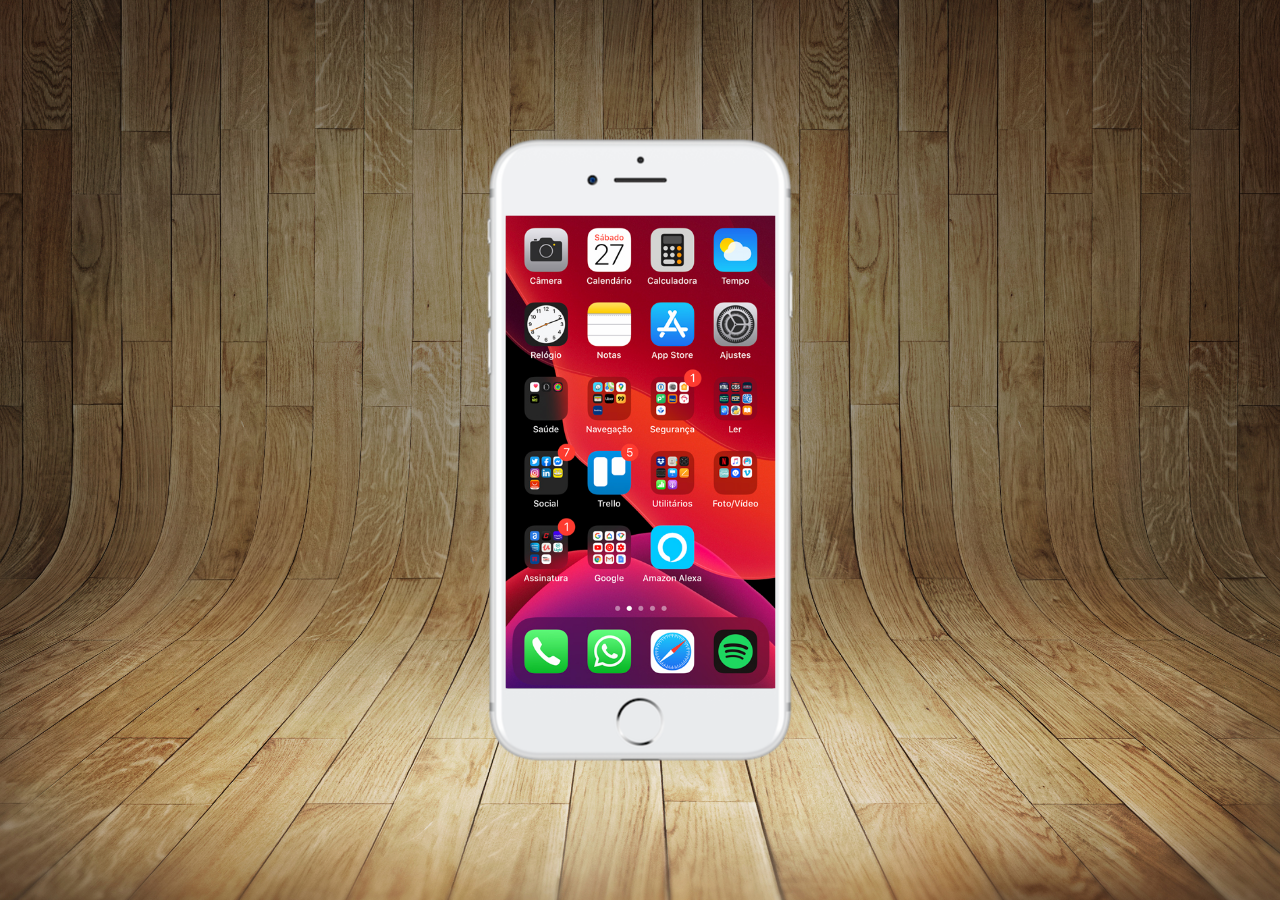
<file: index.html>
<!DOCTYPE html>
<html lang="pt-br">
<head>
    <meta charset="UTF-8">
    <meta name="viewport" content="width=device-width, initial-scale=1.0">
    <title>Projeto redes sociais</title>
    <link rel="shortcut icon" href="favicon.ico" type="image/x-icon">
    <link rel="stylesheet" href="estilos/style.css">
</head>
<body>
    <main>
        <section id="telefone">
            <iframe id="tela" name="tela" src="home.html" frameborder="0"></iframe>
        </section>
        <section id="redes-sociais">

        </section>
    </main>
</body>
</html>
</file>
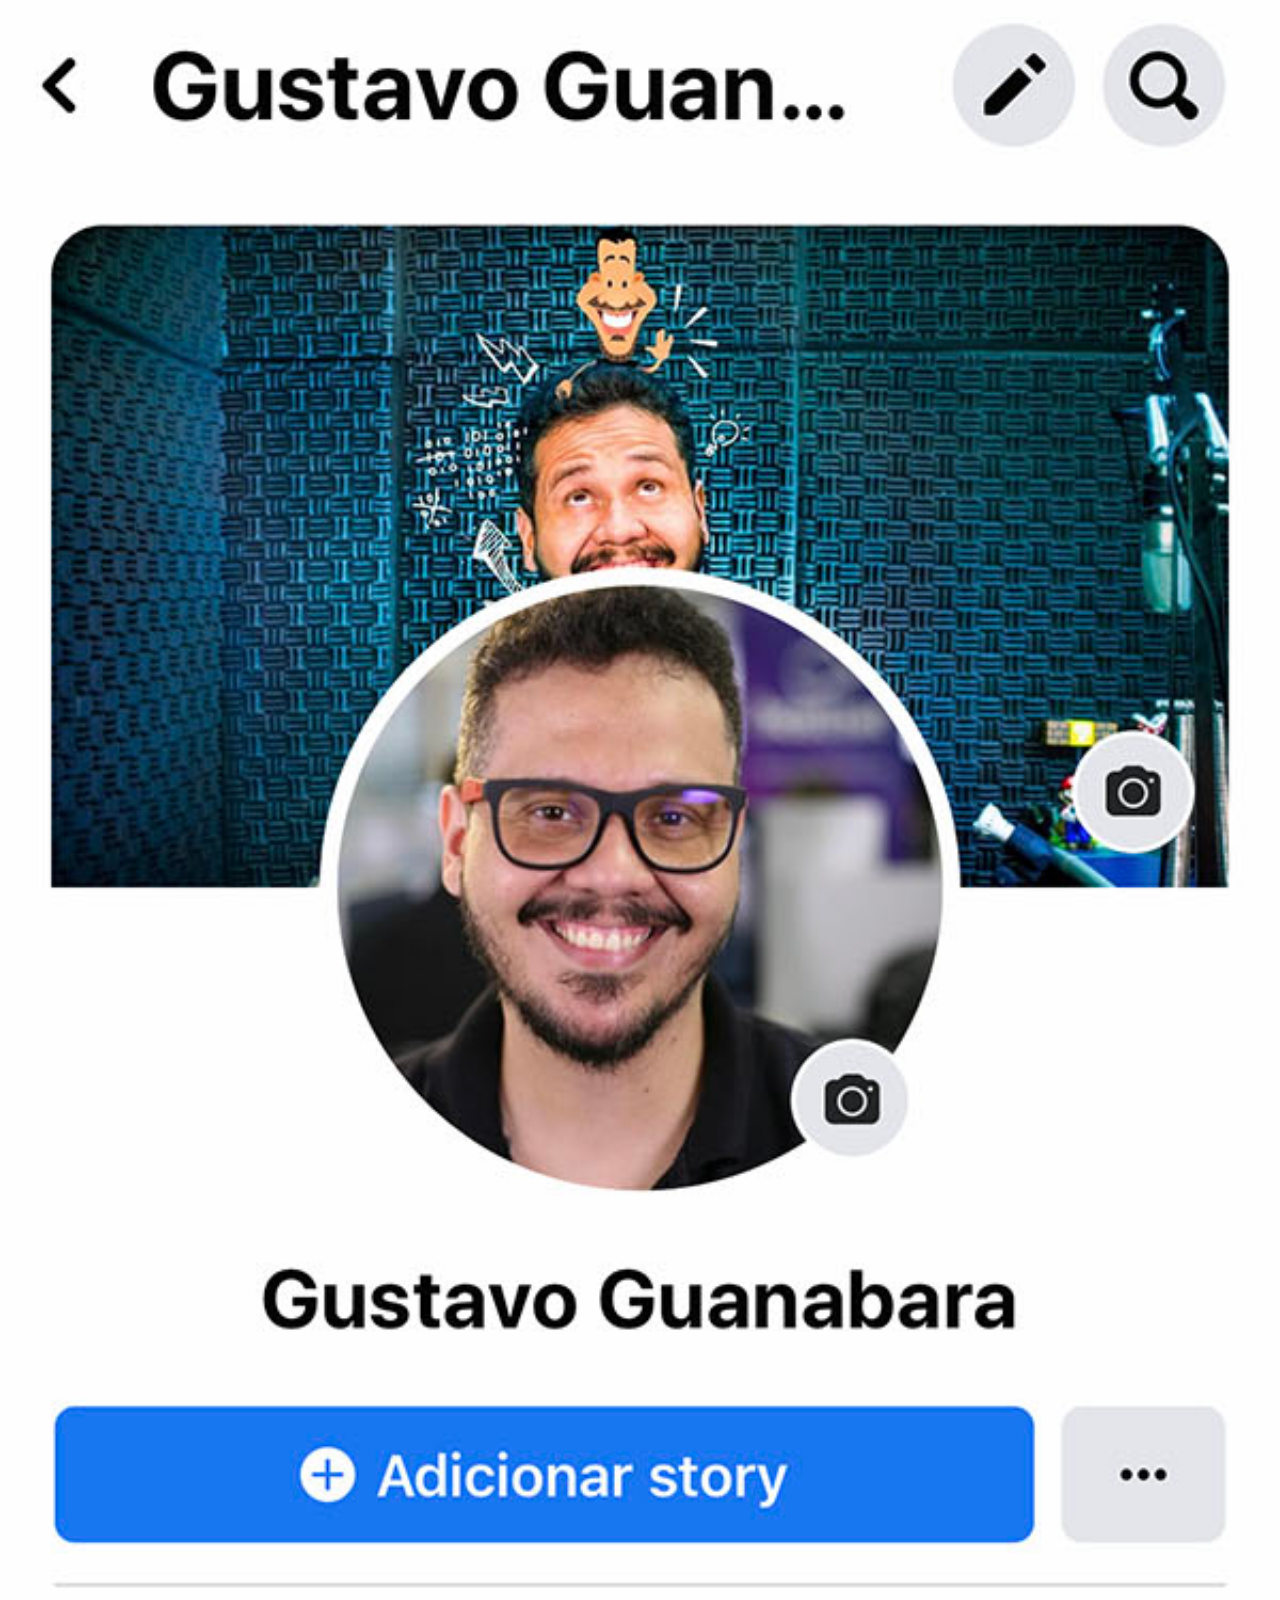
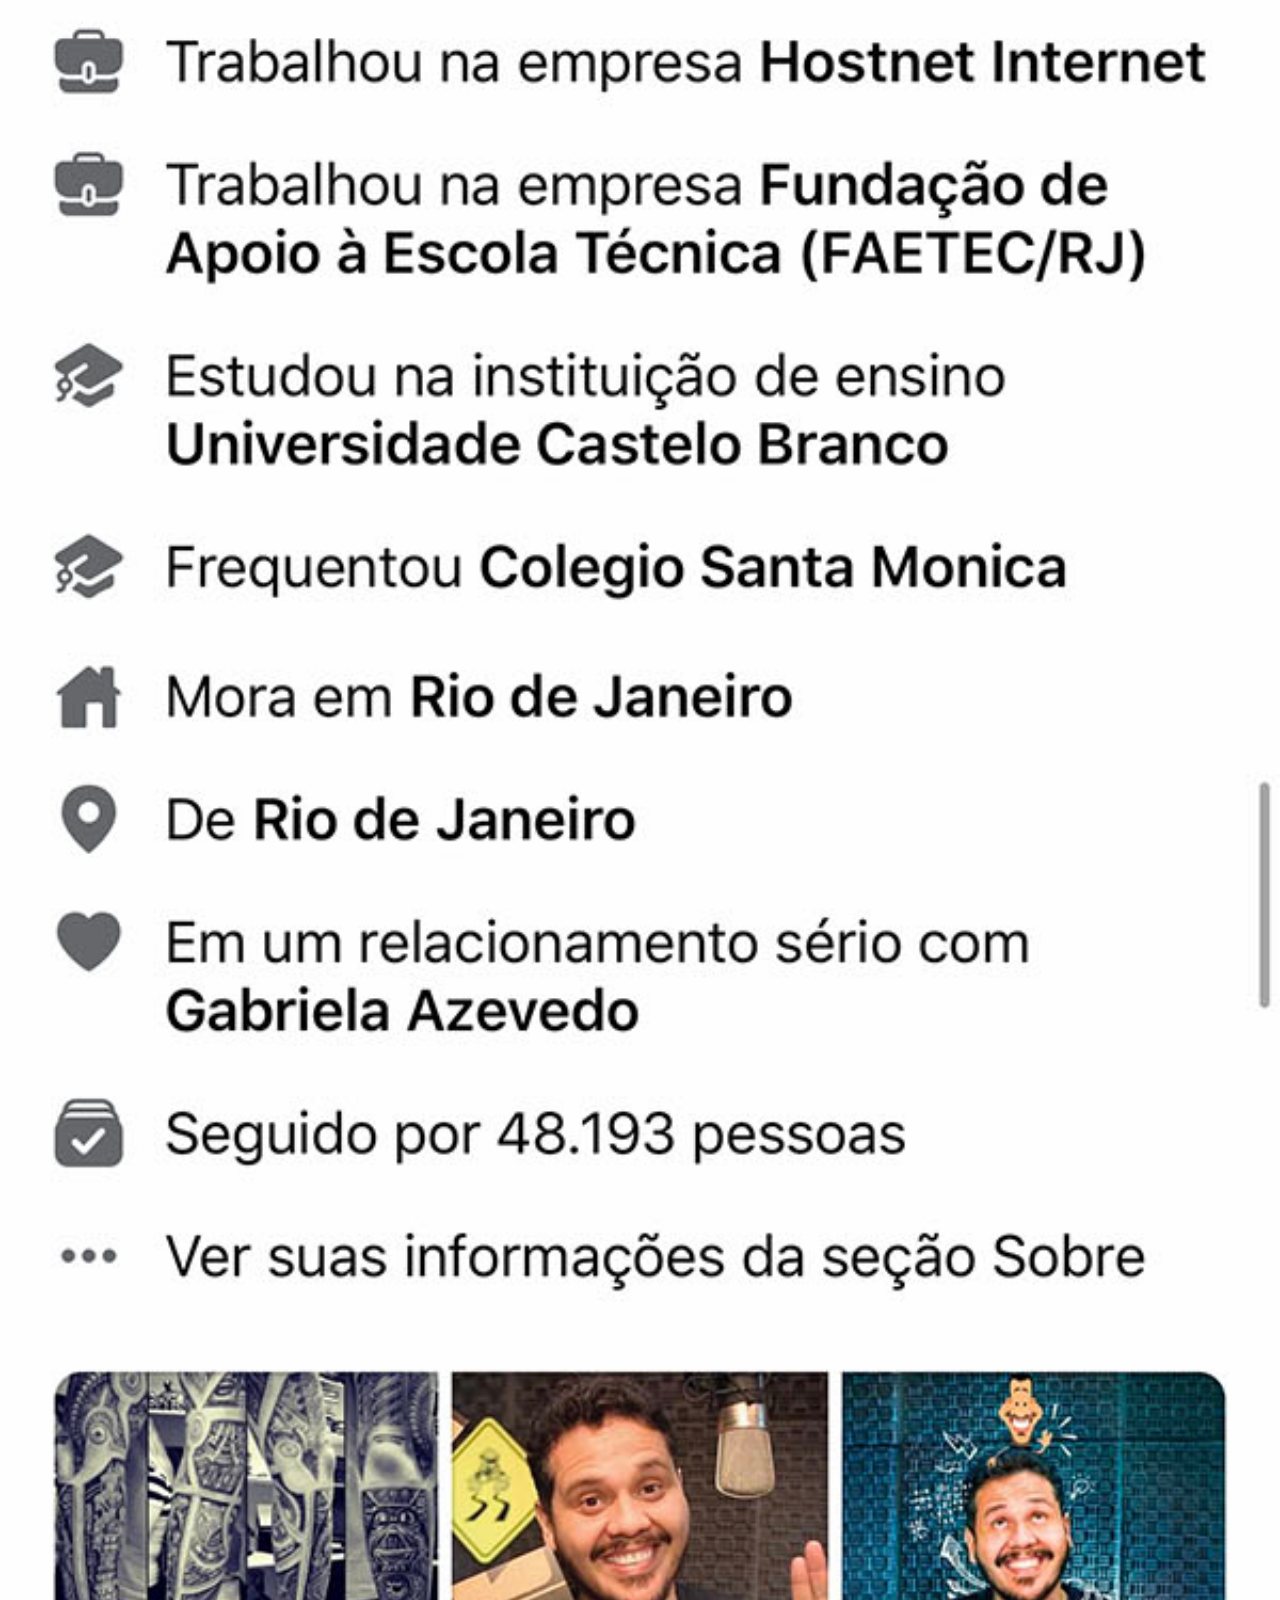
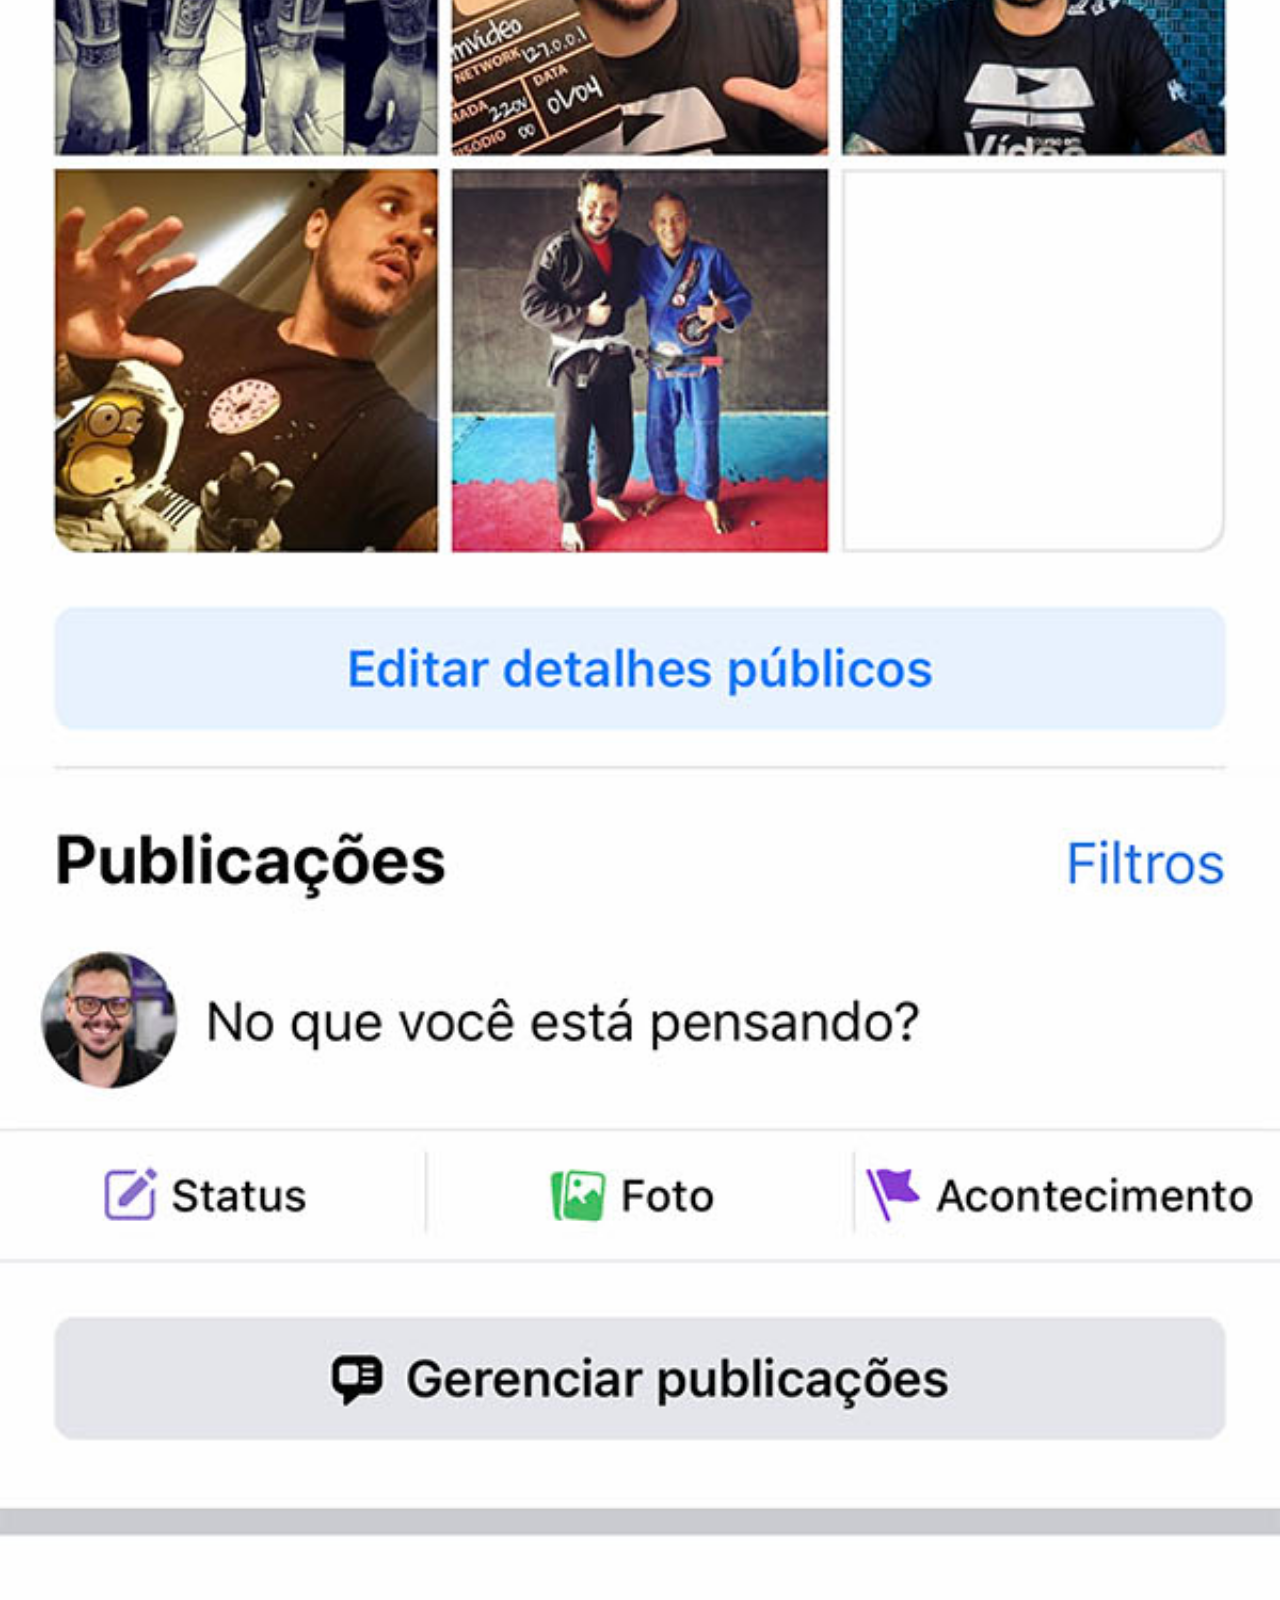
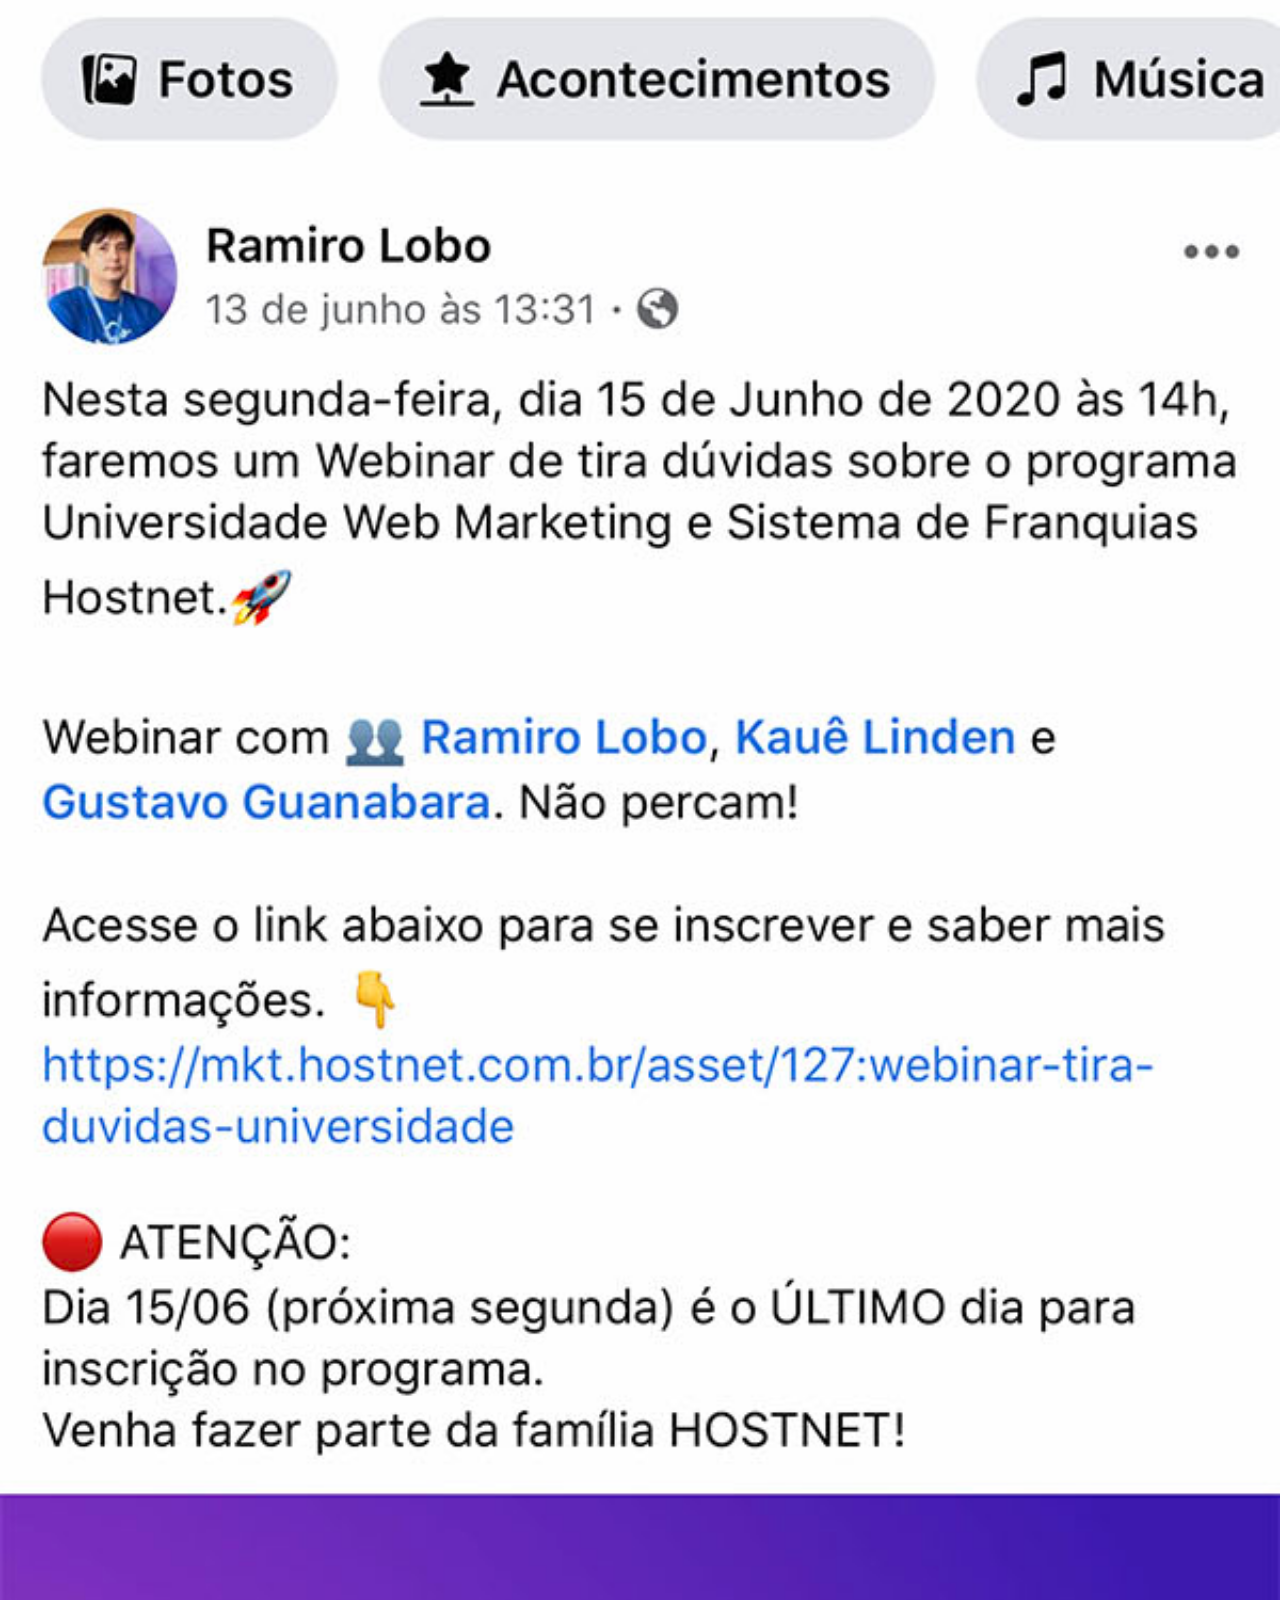
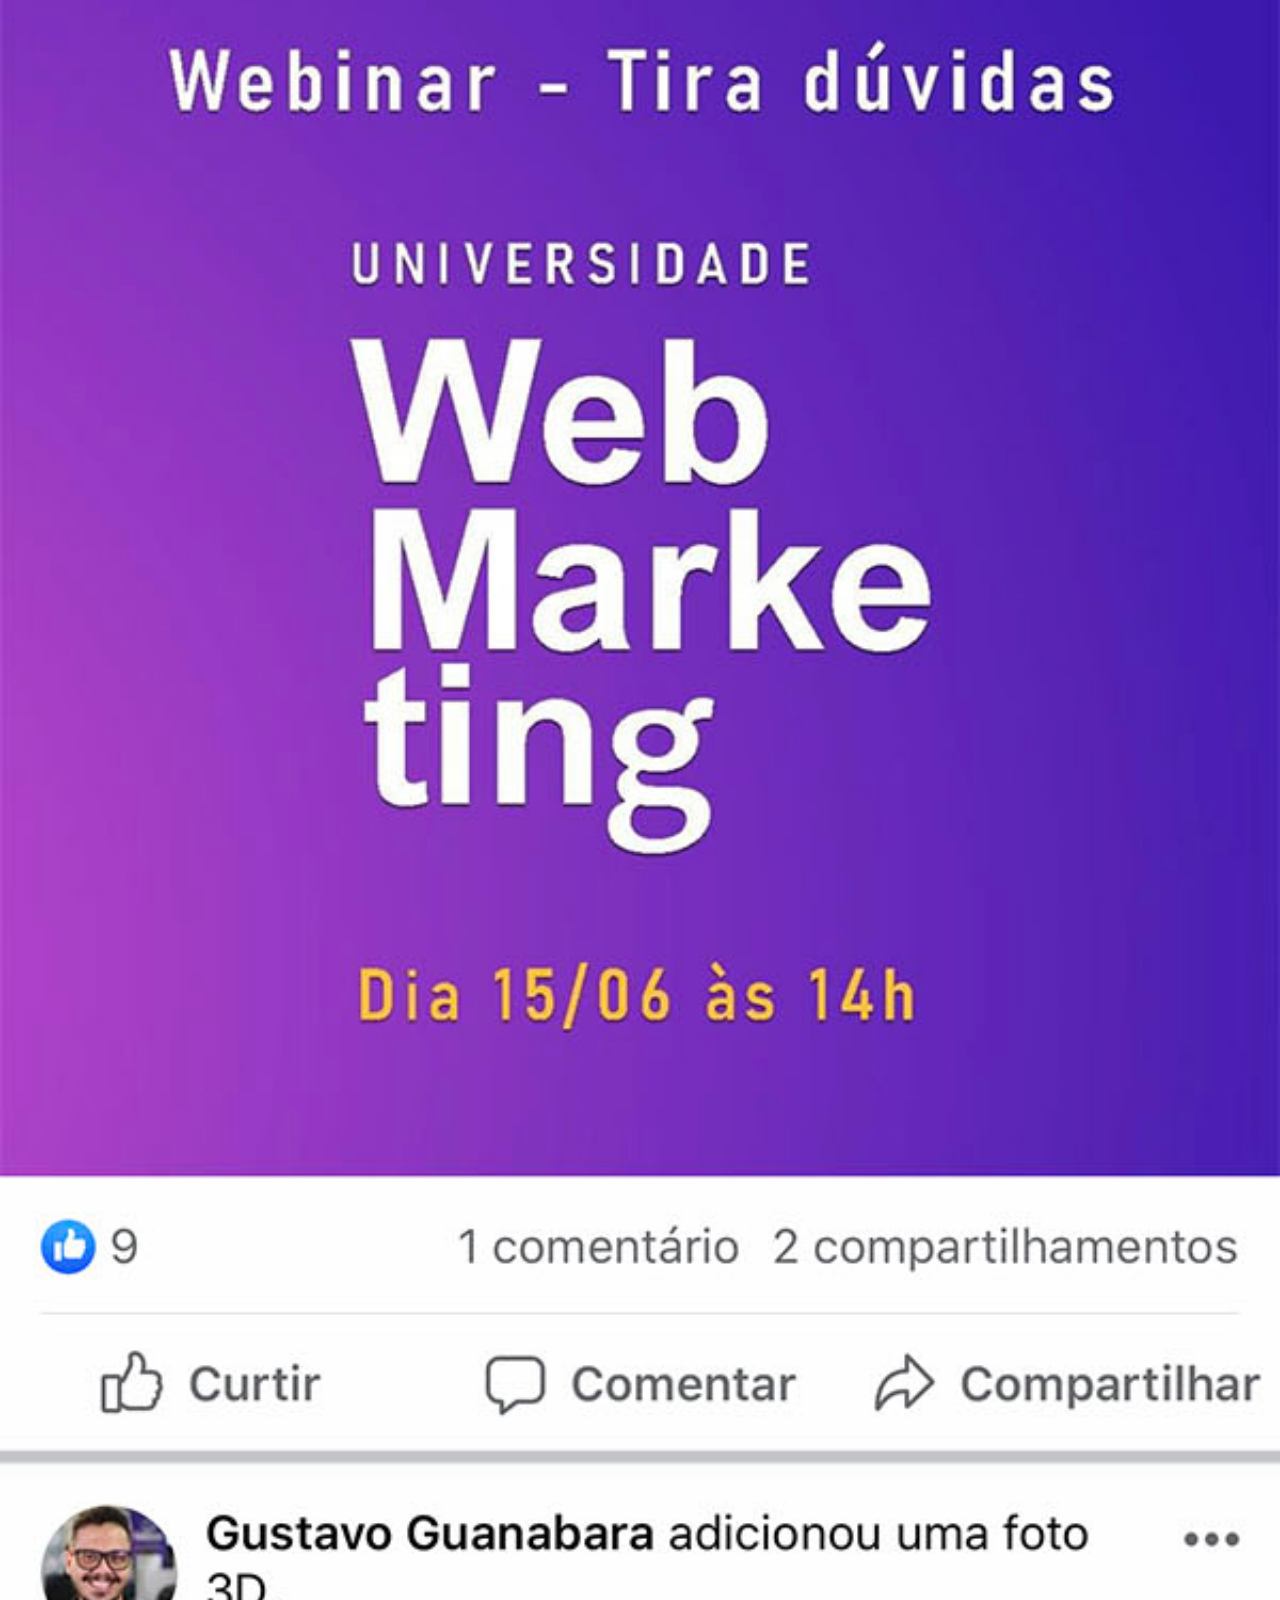
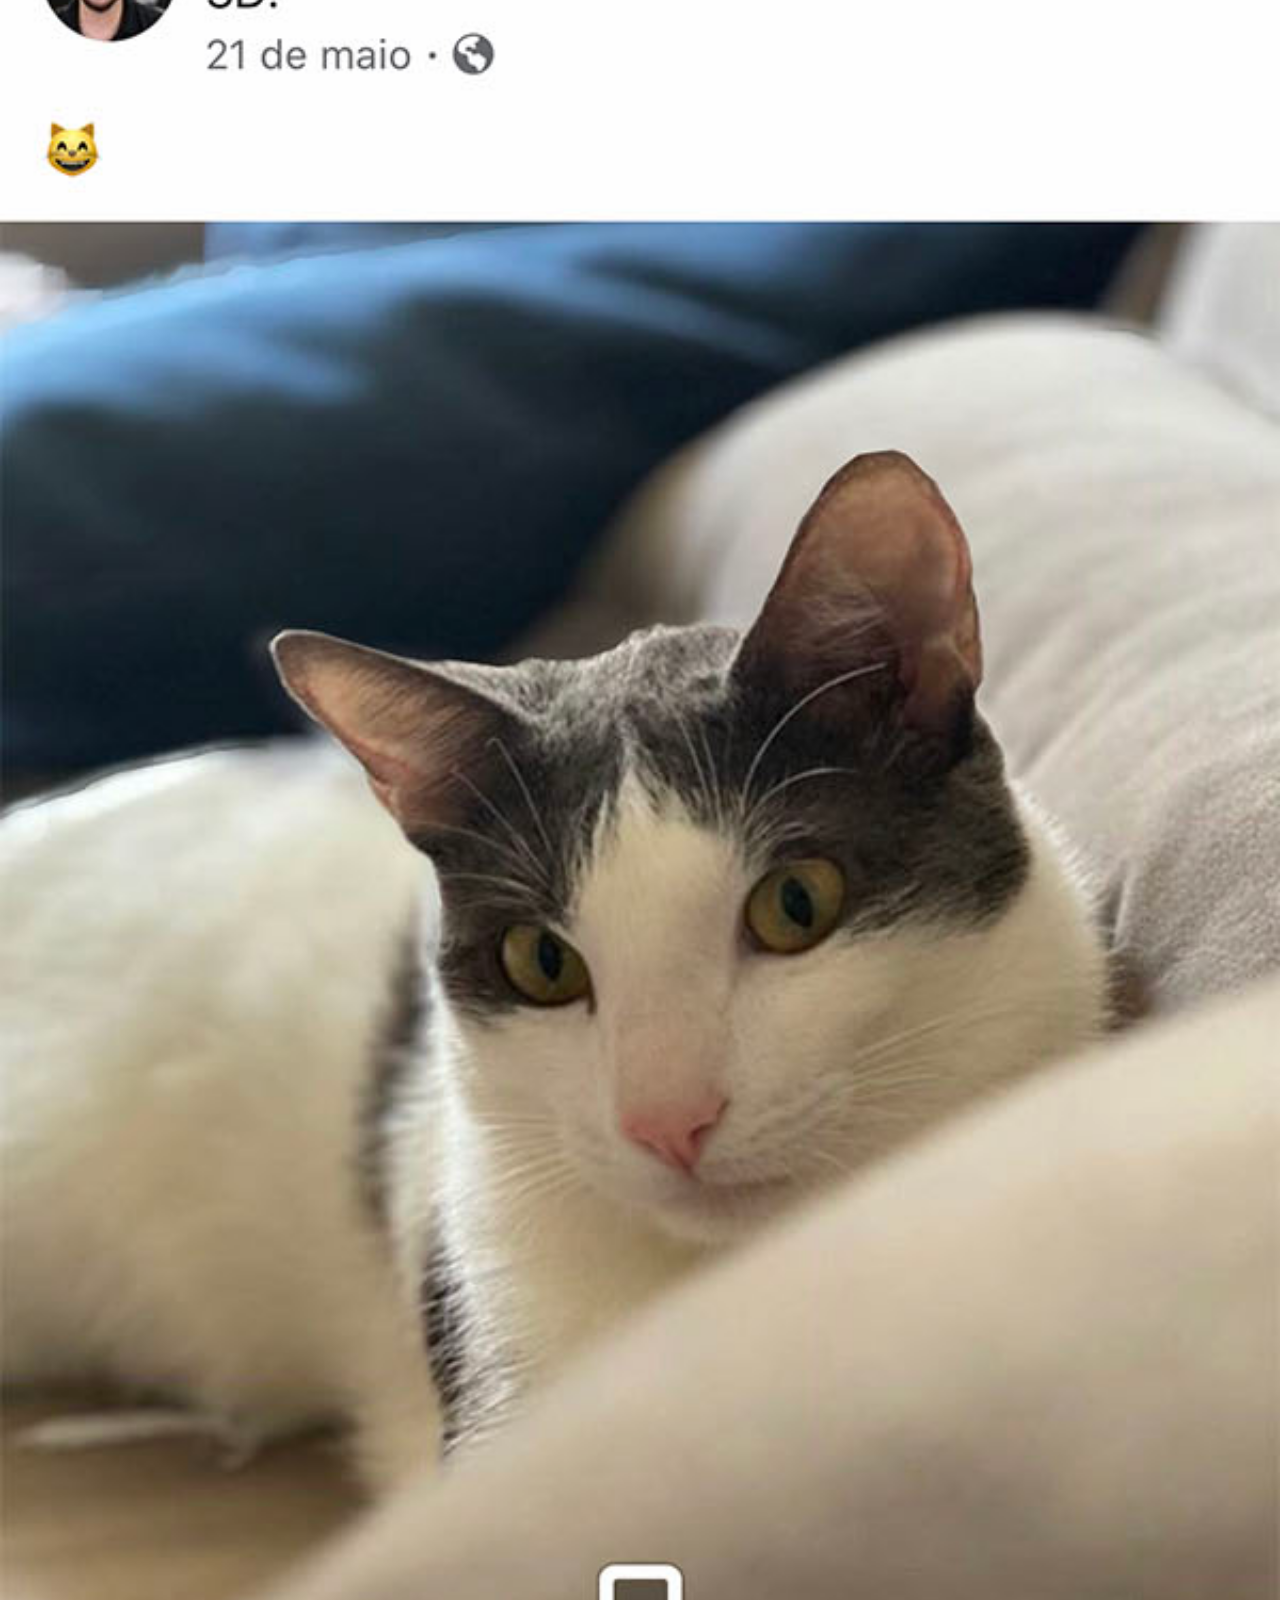
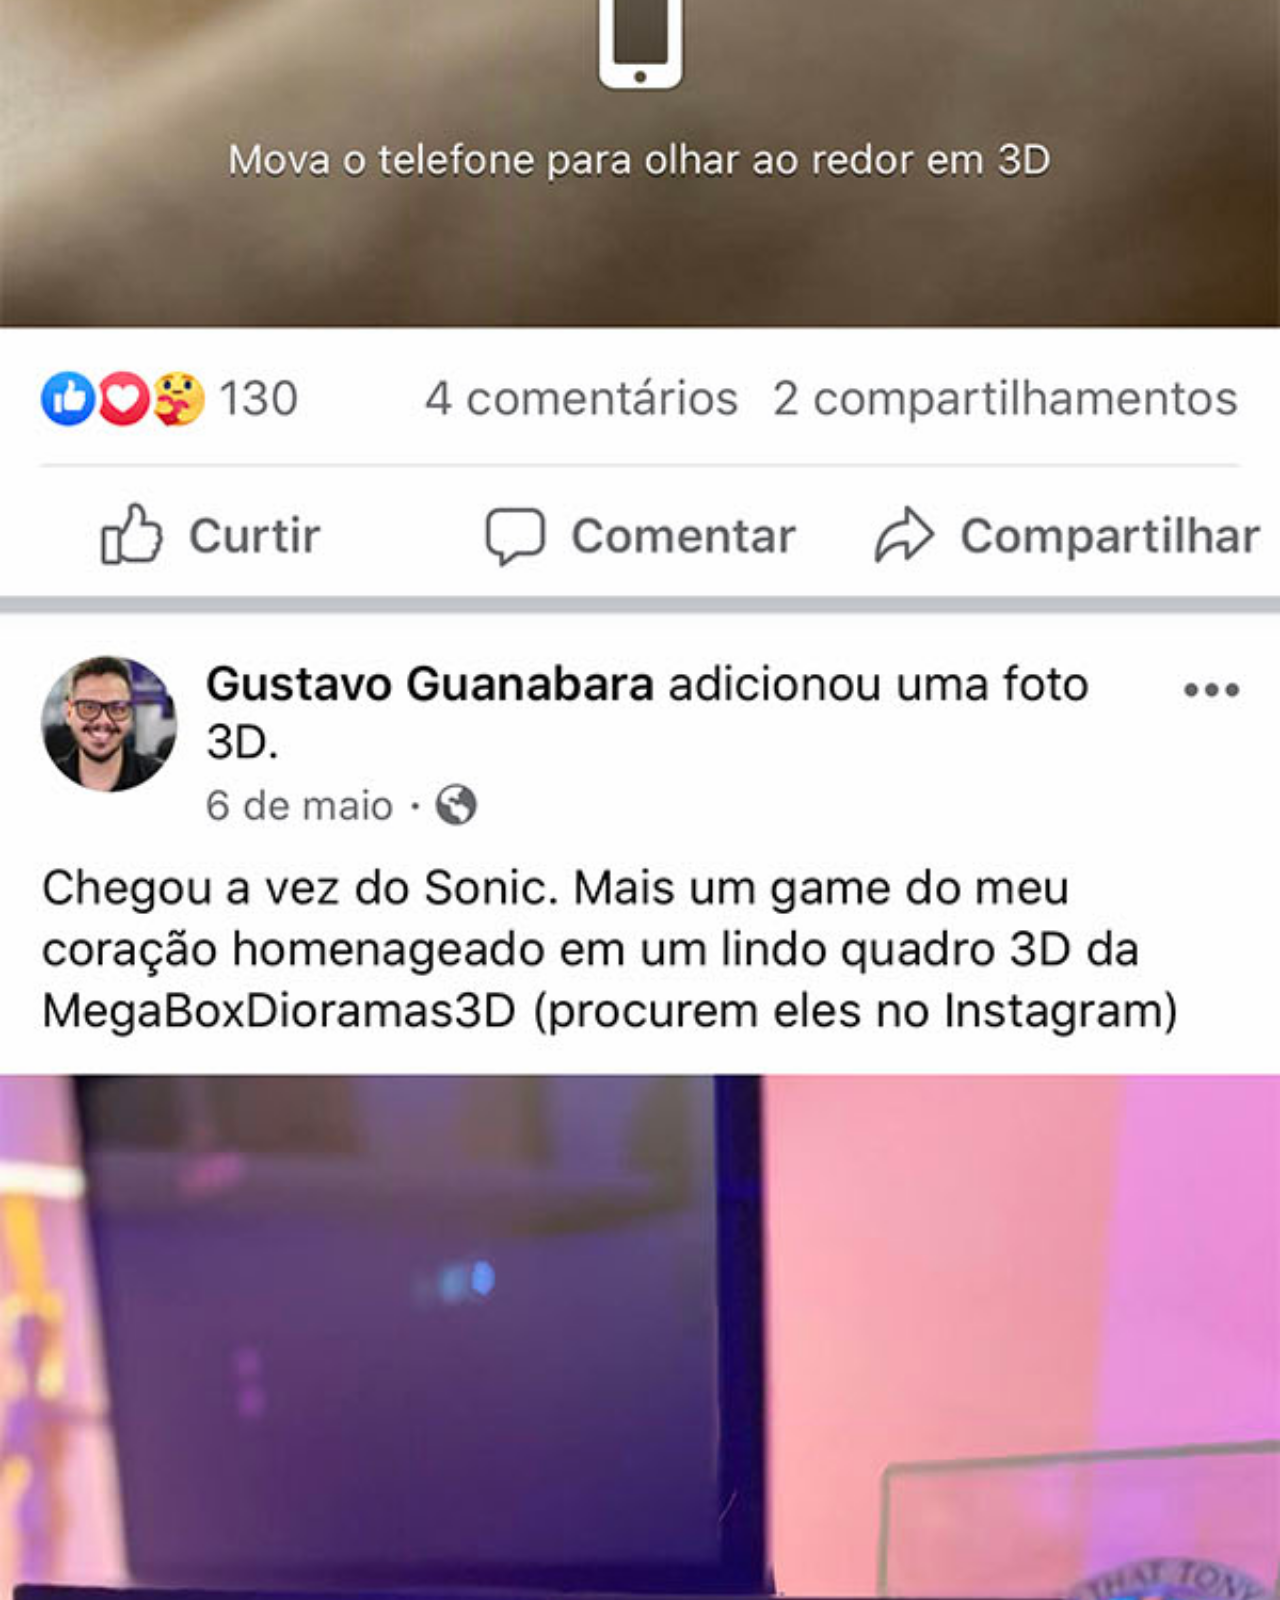
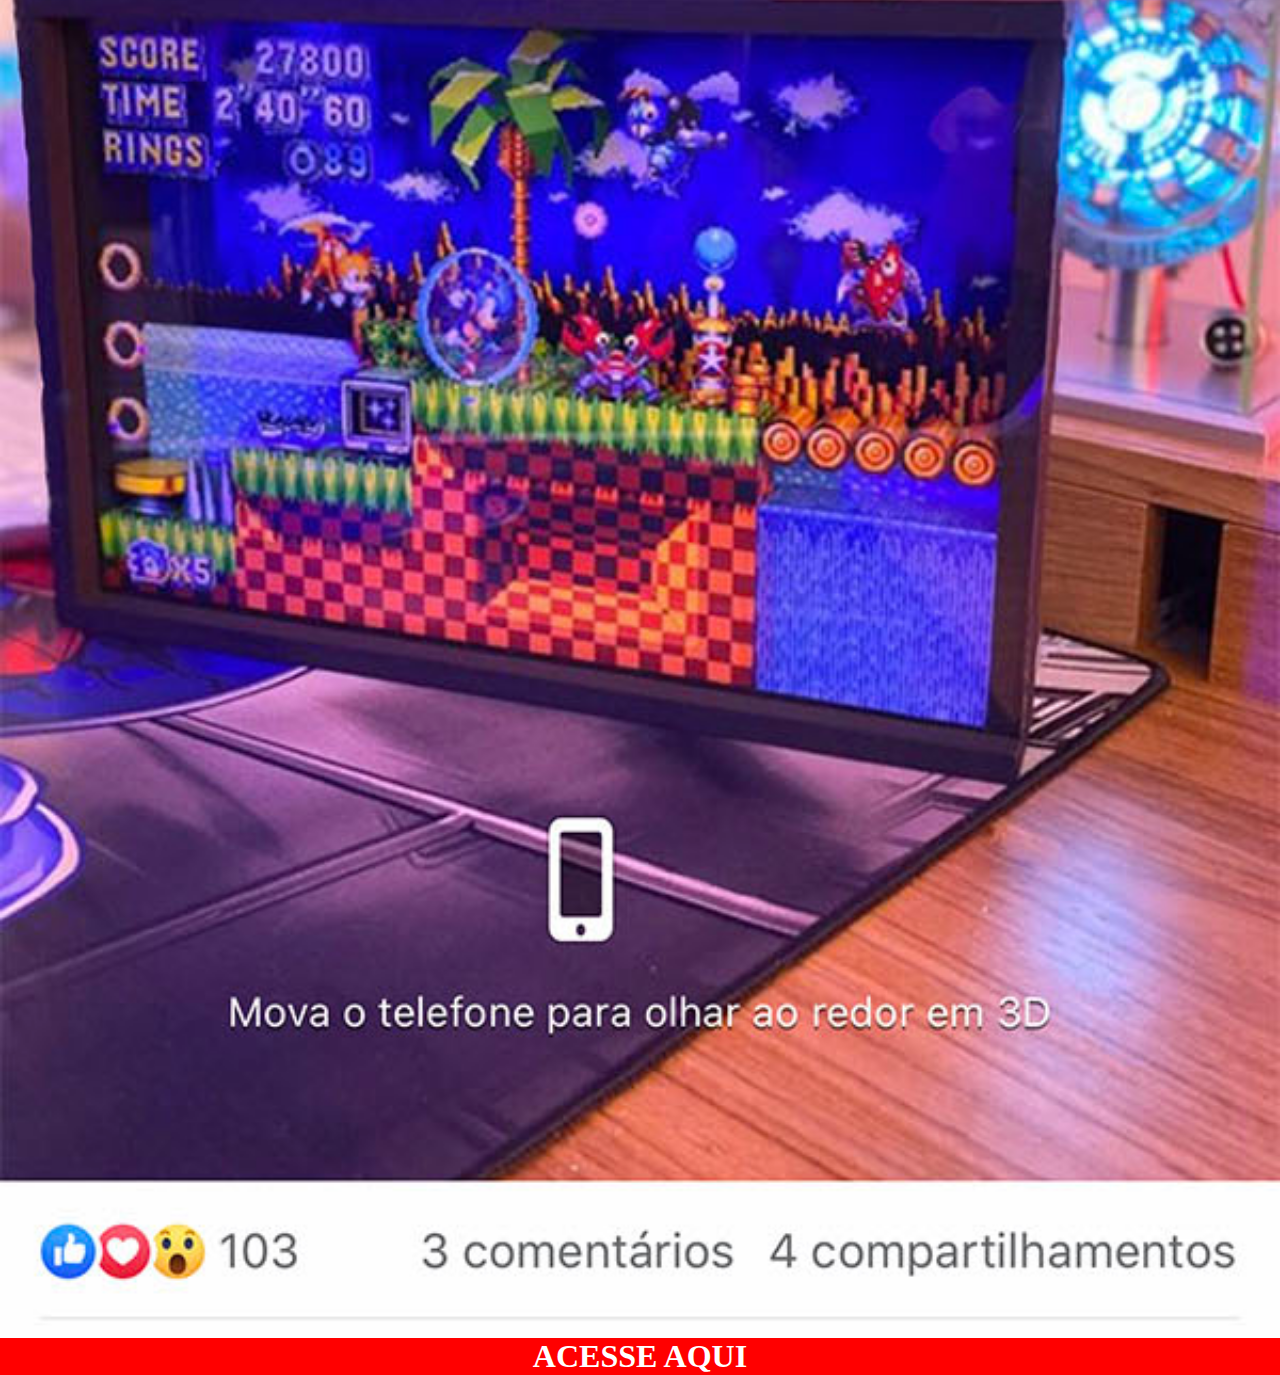
<file: facebook.html>
<!DOCTYPE html>
<html lang="en">
<head>
    <meta charset="UTF-8">
    <meta name="viewport" content="width=device-width, initial-scale=1.0">
    <title>Facebook</title>
    <link rel="stylesheet" href="estilos/social.css">
</head>
<body>
    <img src="imagens/tela-facebook.jpg" alt="Tela Facebook">
    <a href="https://www.facebook.com/gustavoguanabara/?locale=pt_BR" target="_blank">ACESSE AQUI</a>
</body>
</html>
</file>
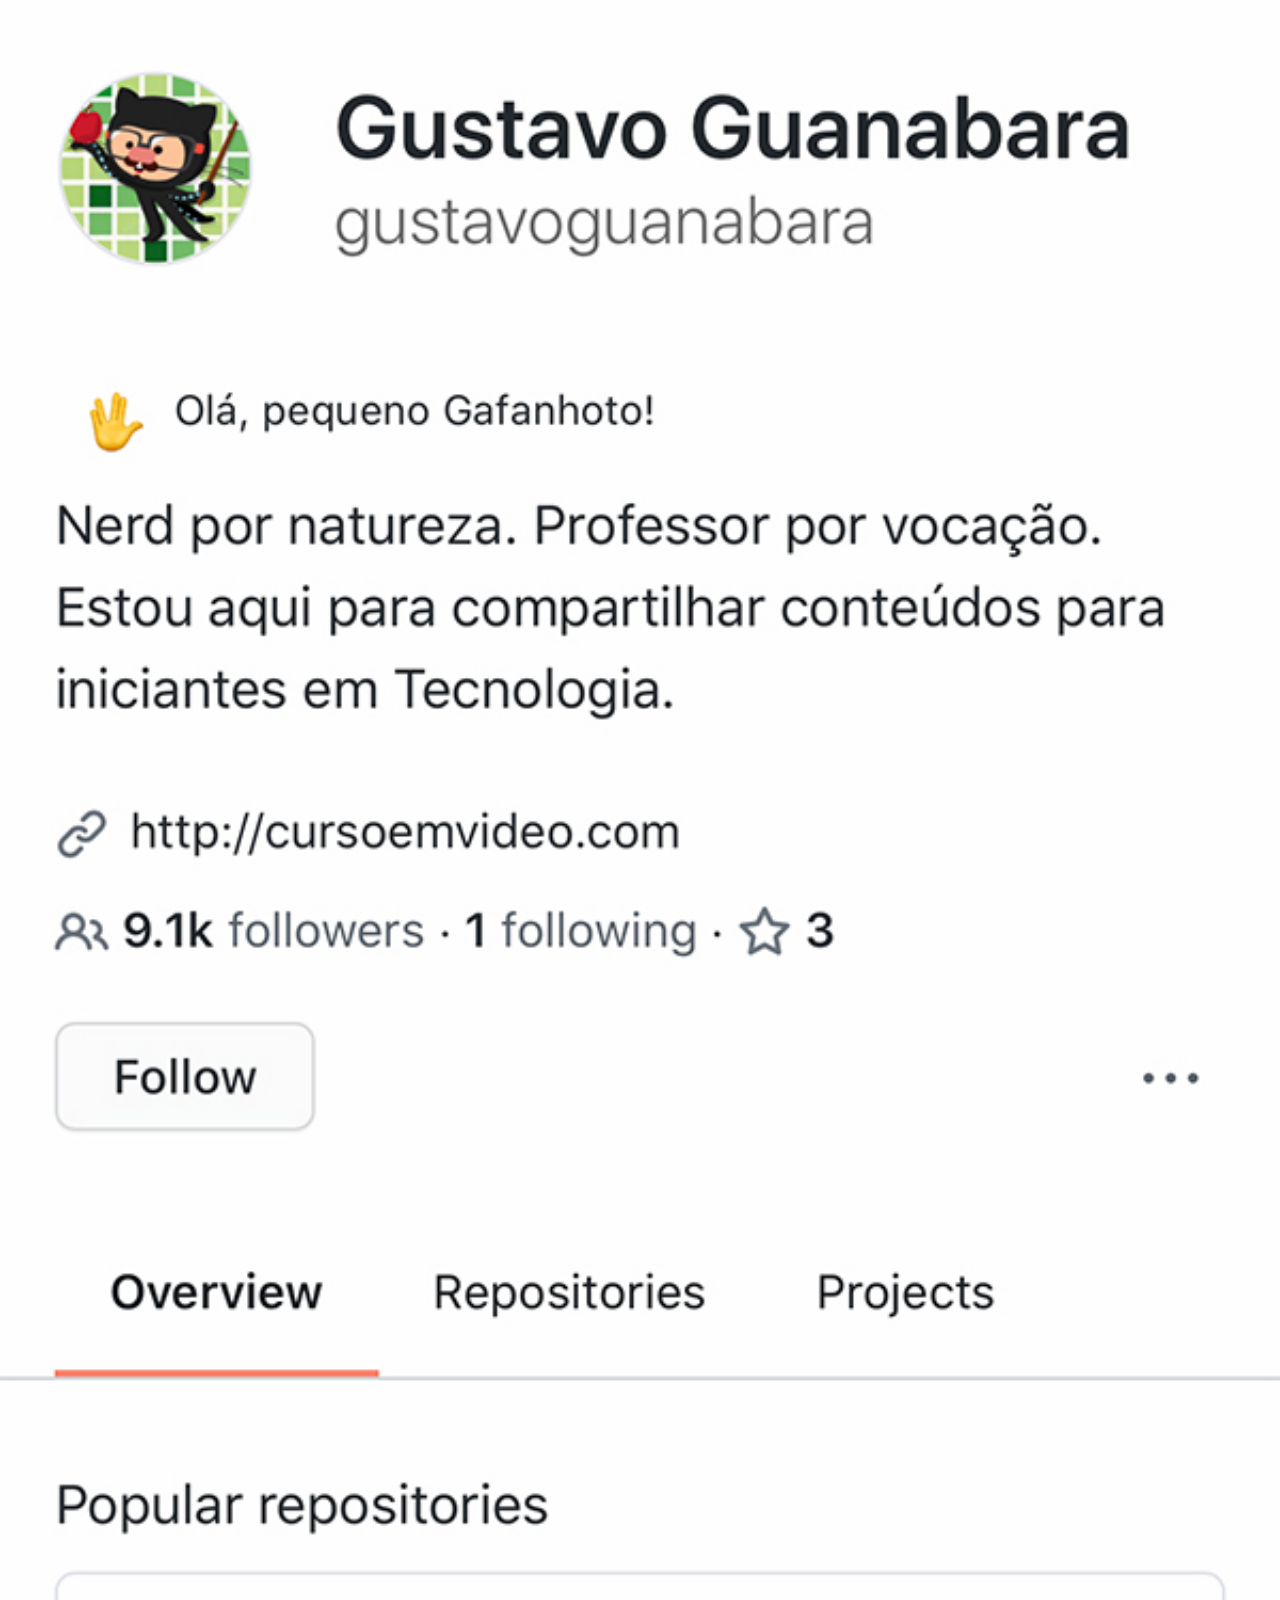
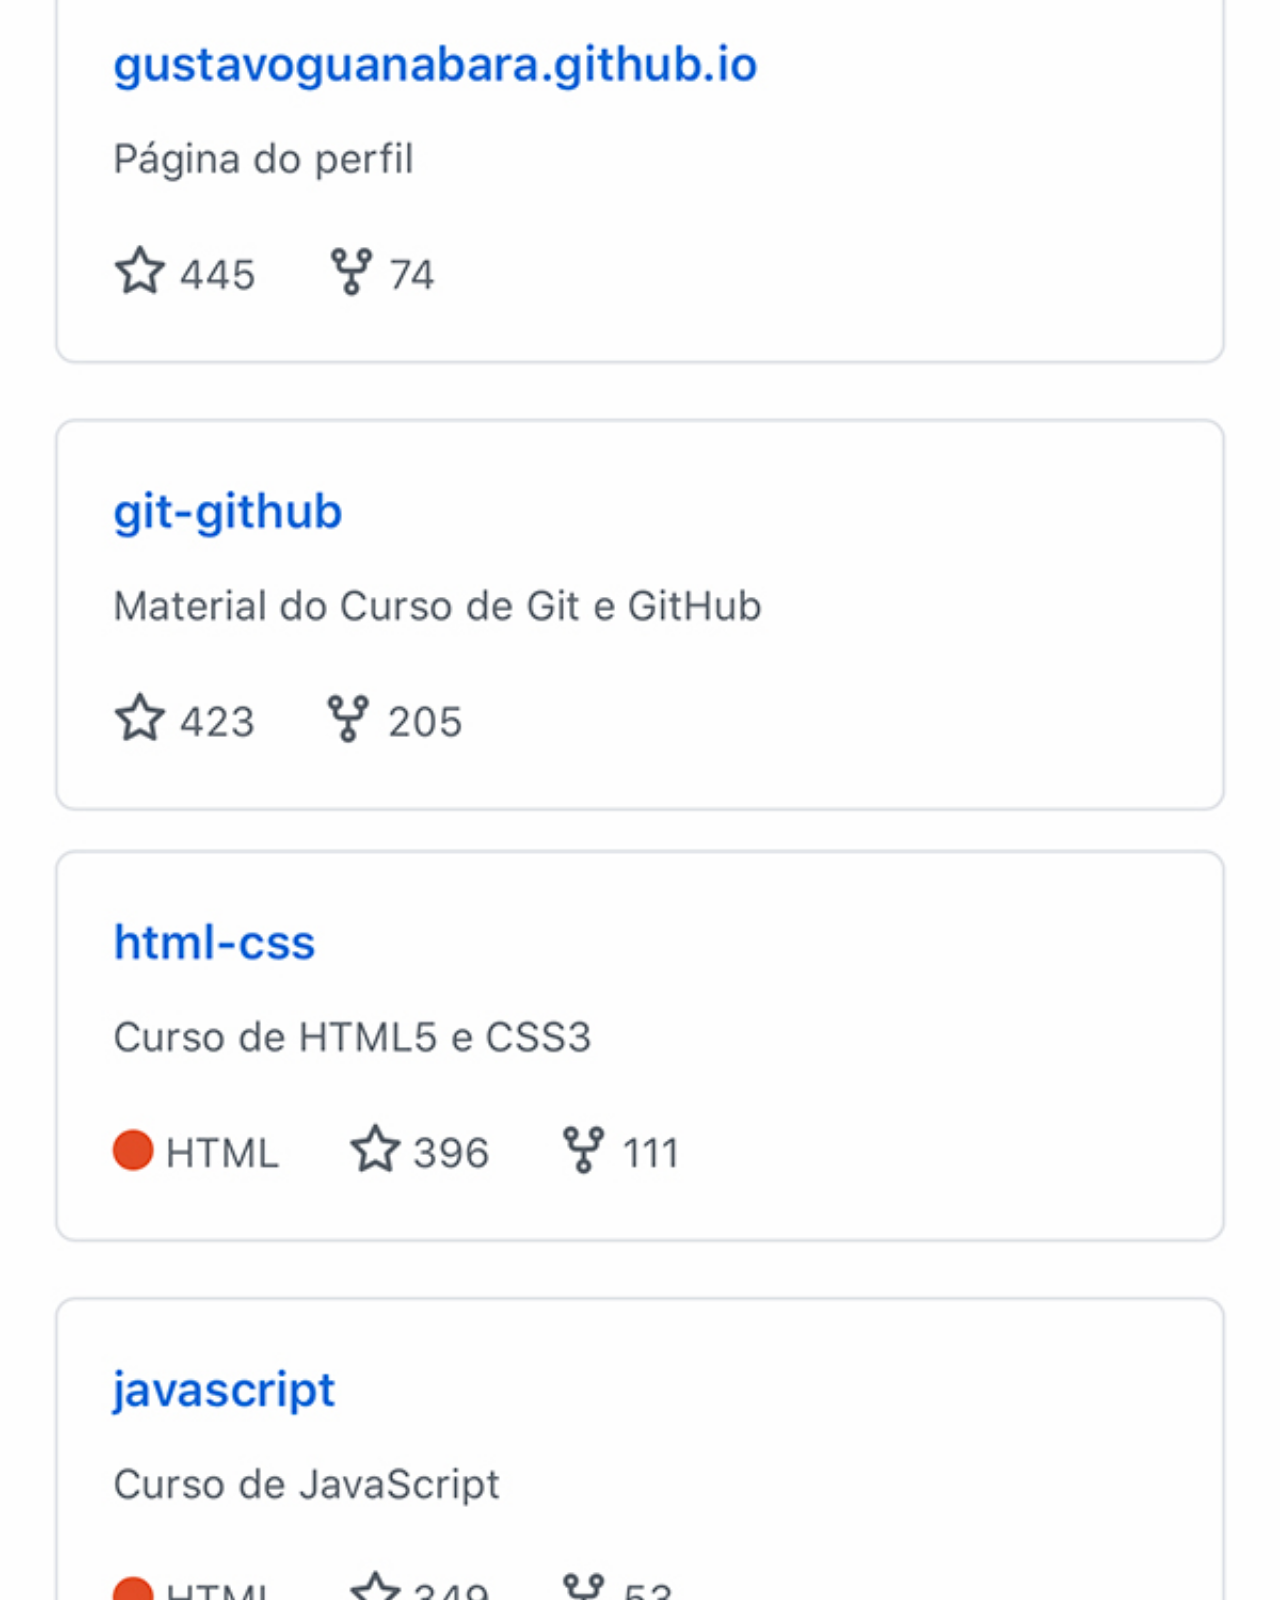
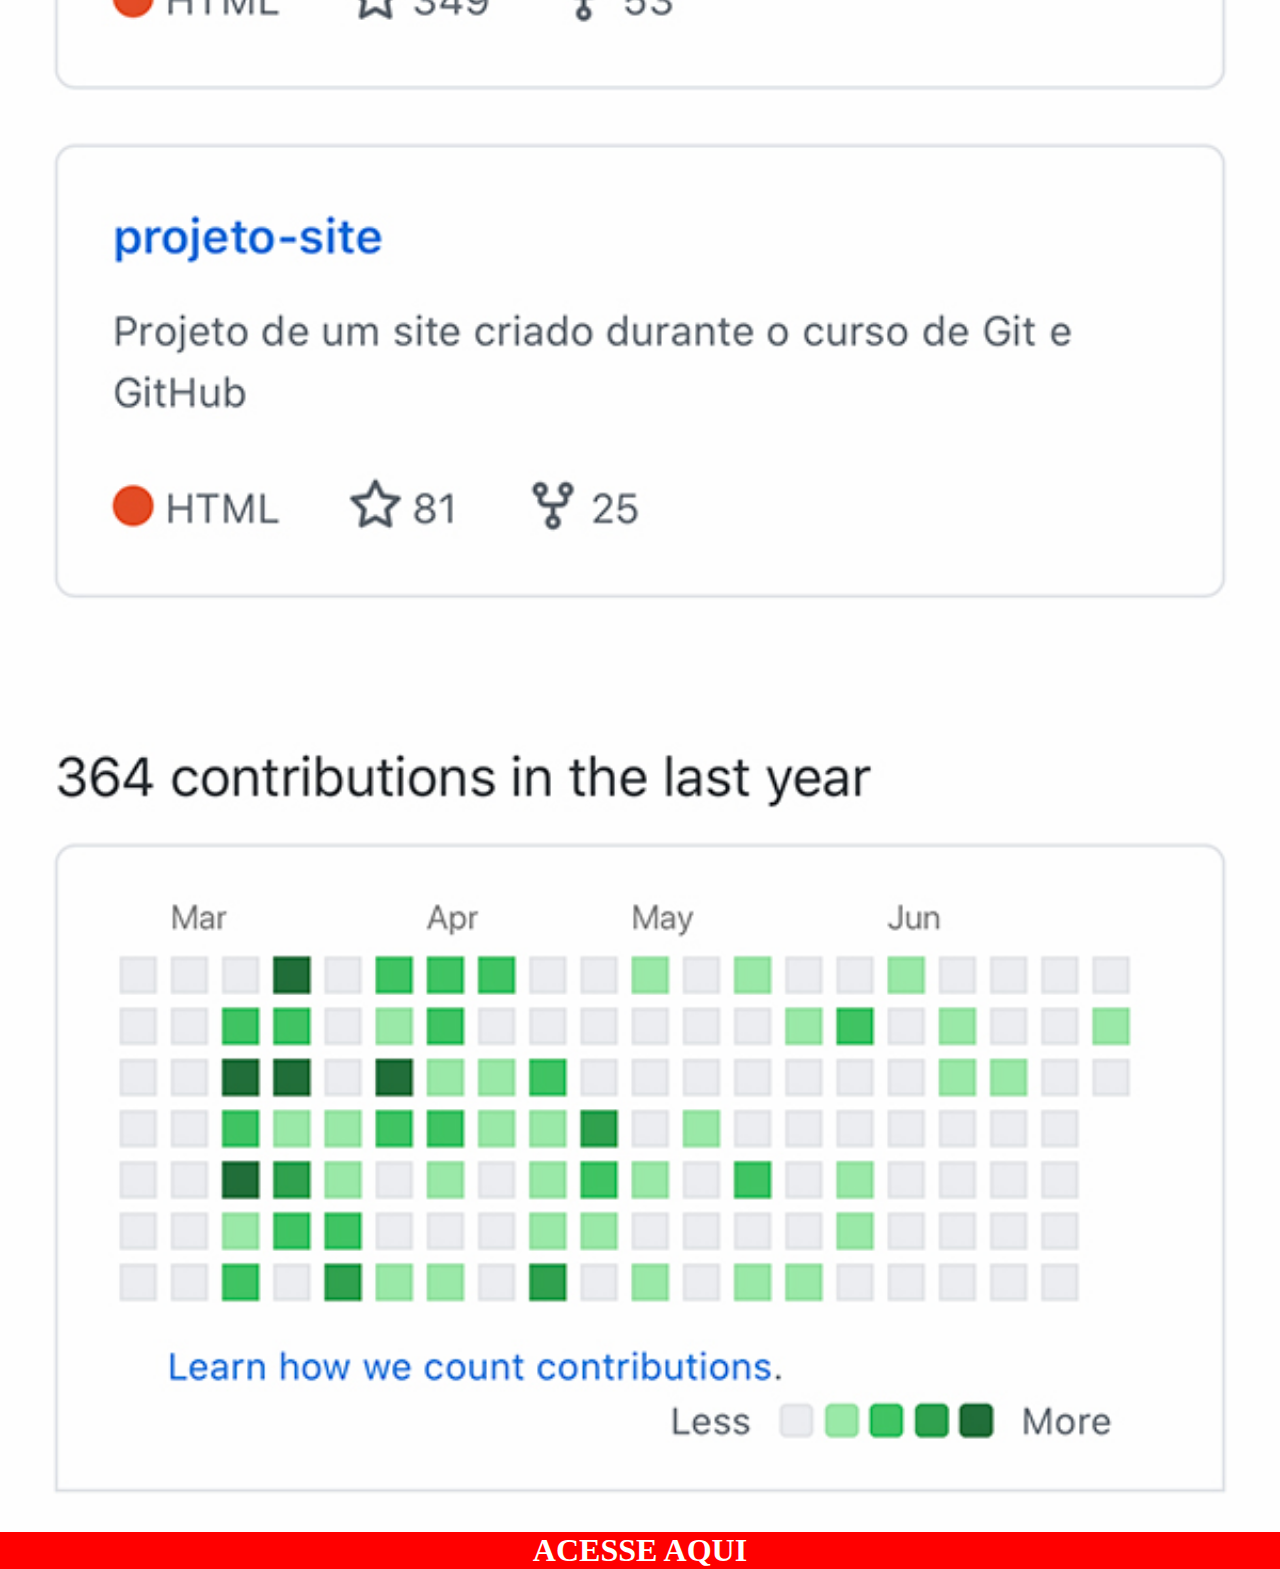
<file: github.html>
<!DOCTYPE html>
<html lang="pt-br">
<head>
    <meta charset="UTF-8">
    <meta name="viewport" content="width=device-width, initial-scale=1.0">
    <title>github</title>
    <link rel="stylesheet" href="estilos/social.css">
</head>
<body>
    <img src="imagens/tela-github.jpg" alt="Tela Github">
    <a href="https://gustavoguanabara.github.io/" target="_blank">ACESSE AQUI</a>
</body>
</html>
</file>
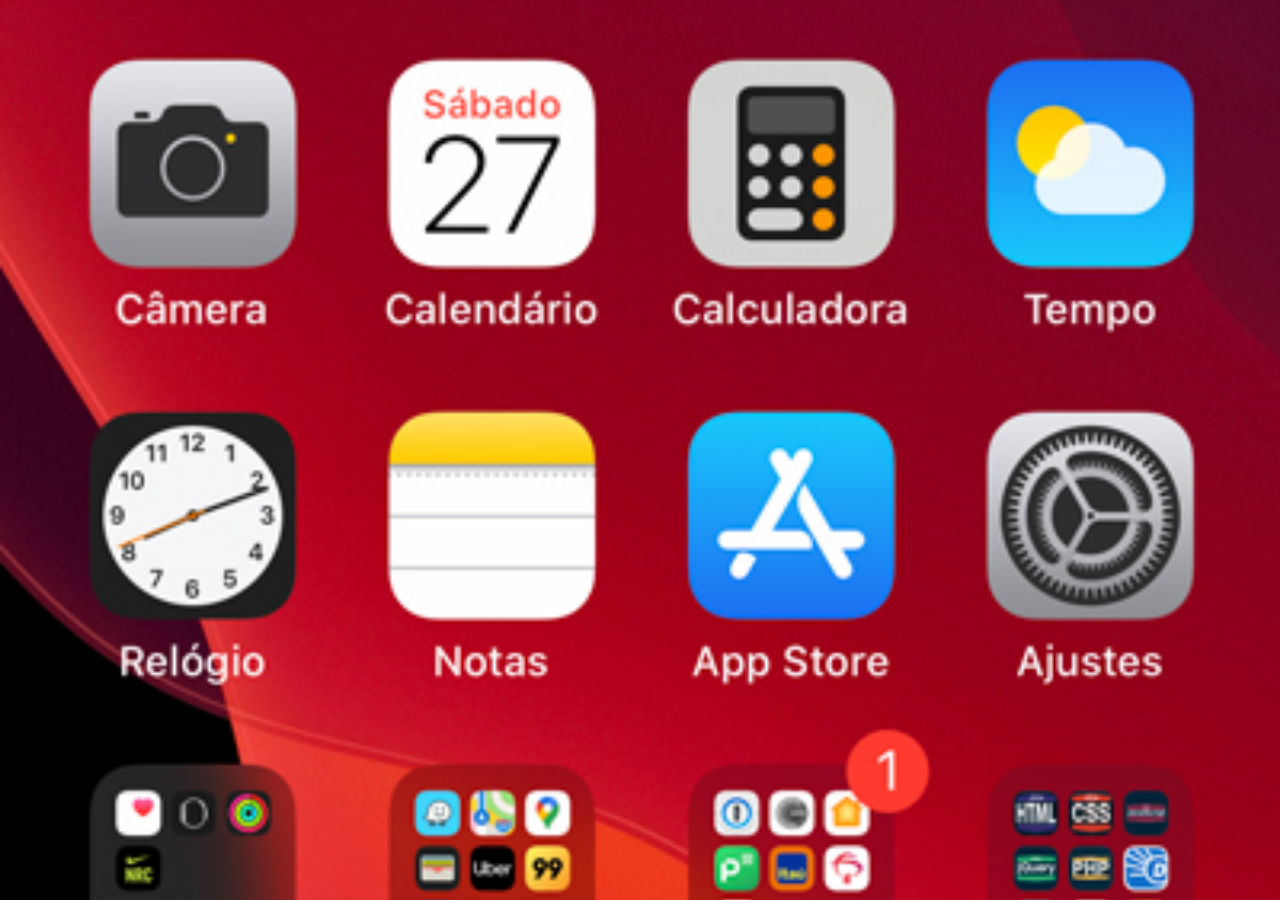
<file: home.html>
<!DOCTYPE html>
<html lang="en">
<head>
    <meta charset="UTF-8">
    <meta name="viewport" content="width=device-width, initial-scale=1.0">
    <title>Document</title>
    <style>
        * {
            margin: 0px;
            padding: 0px;
        }
        body {
            height: 100vh;
            width: 100vw;
            background-image: url(imagens/tela-home.jpg);
            background-size: cover;
        }
    </style>
</head>
<body>
    
</body>
</html>
</file>
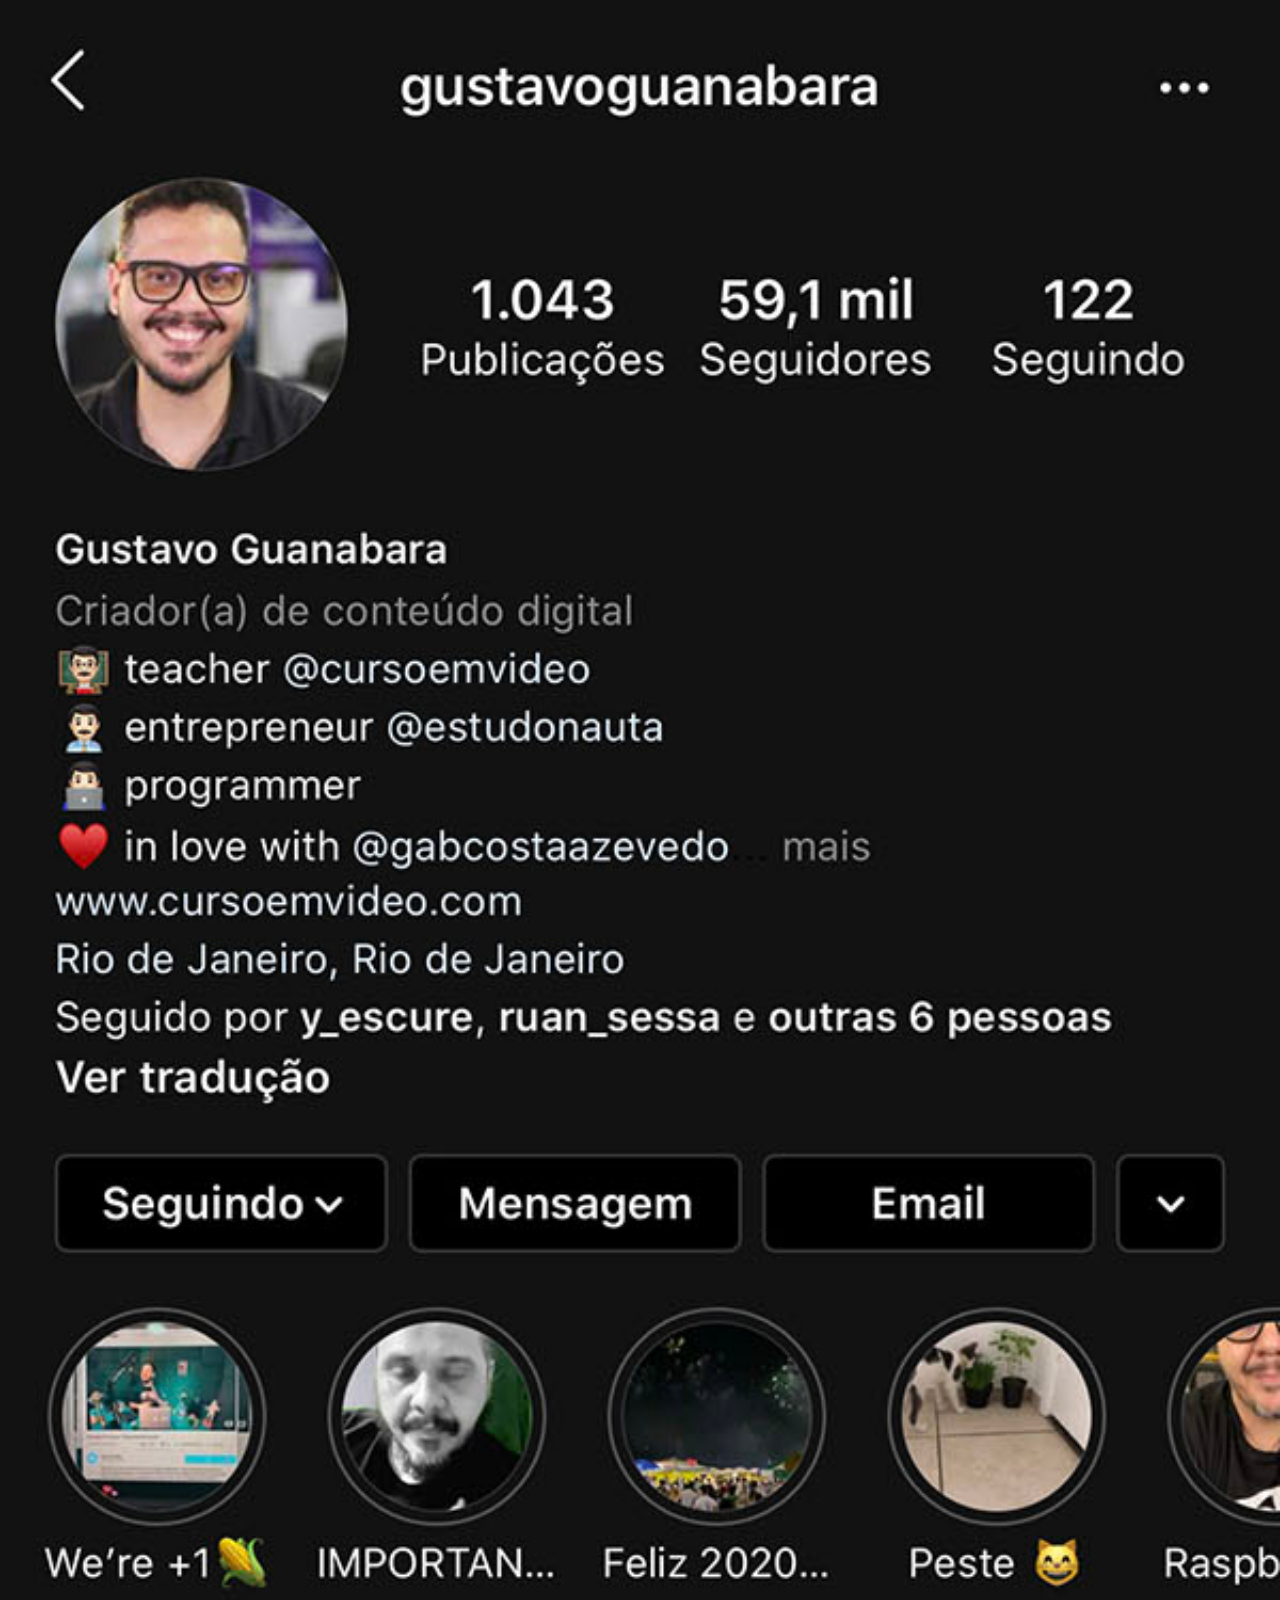
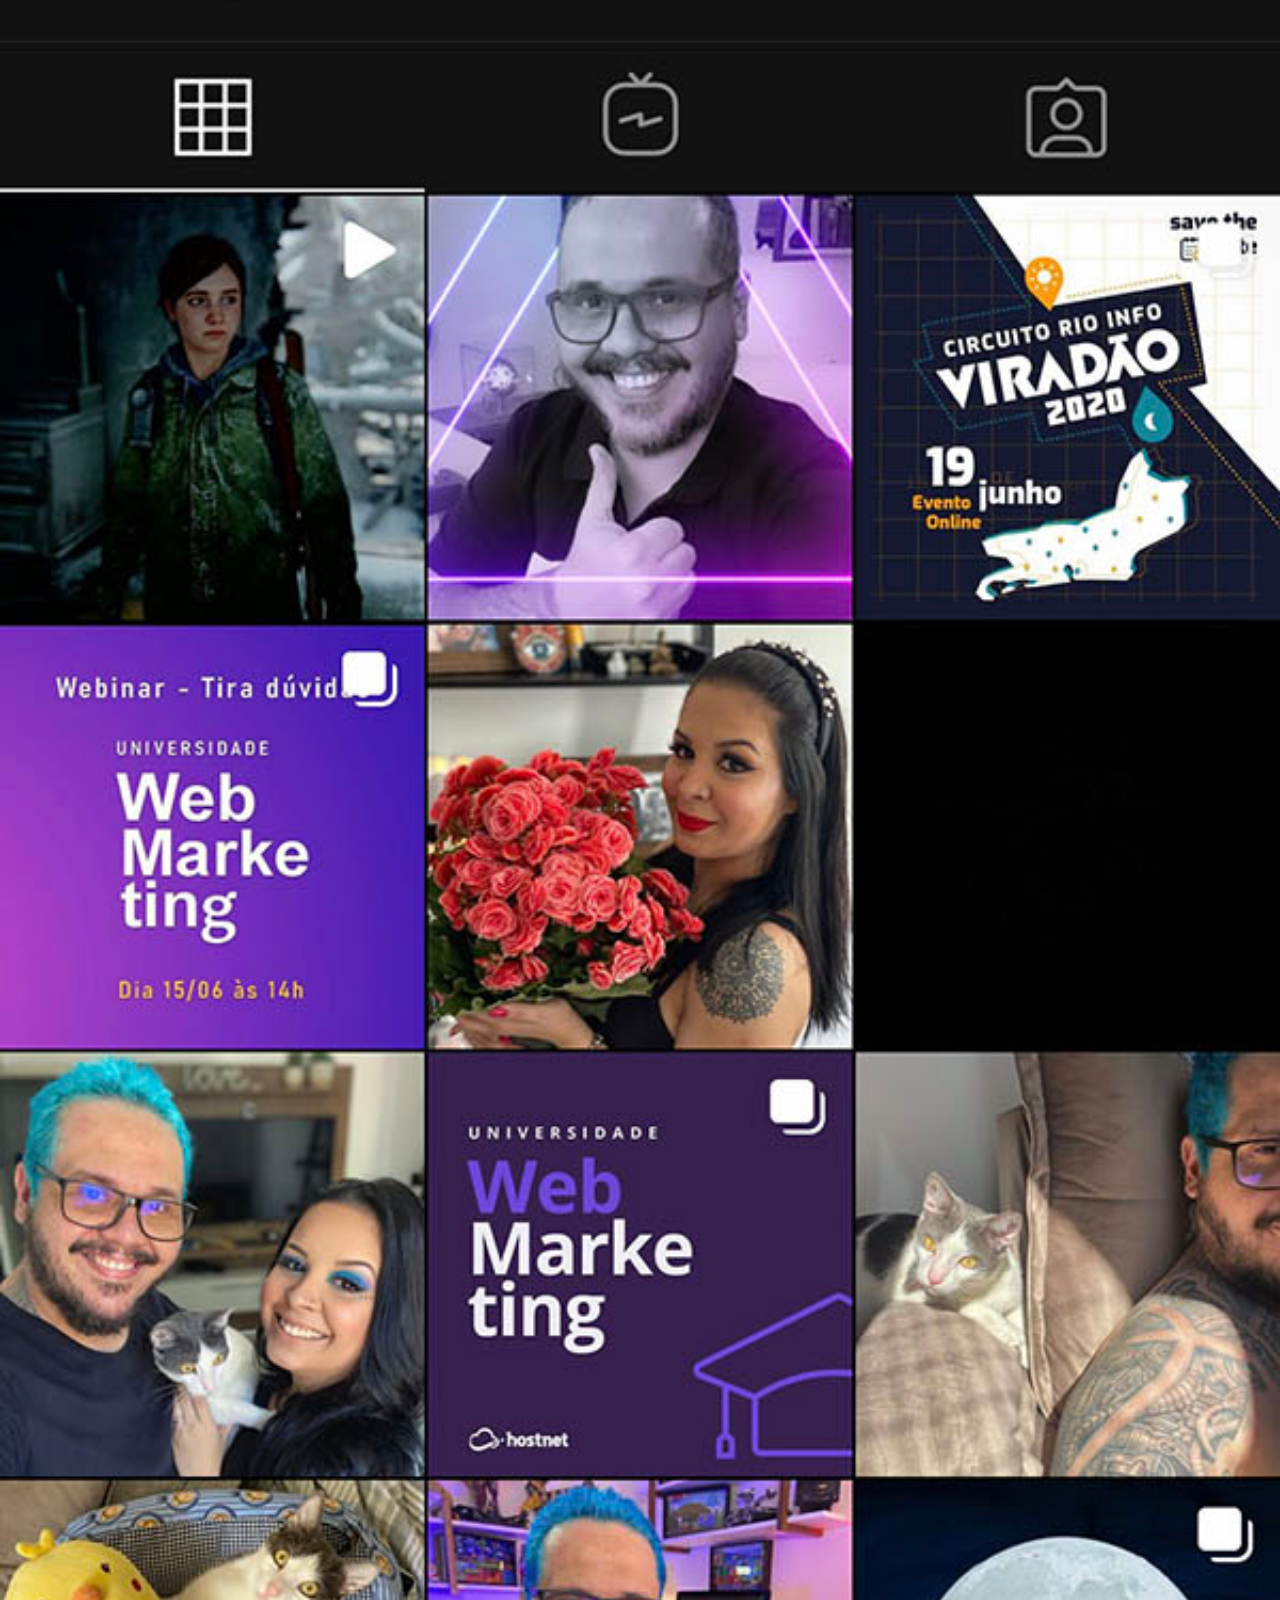
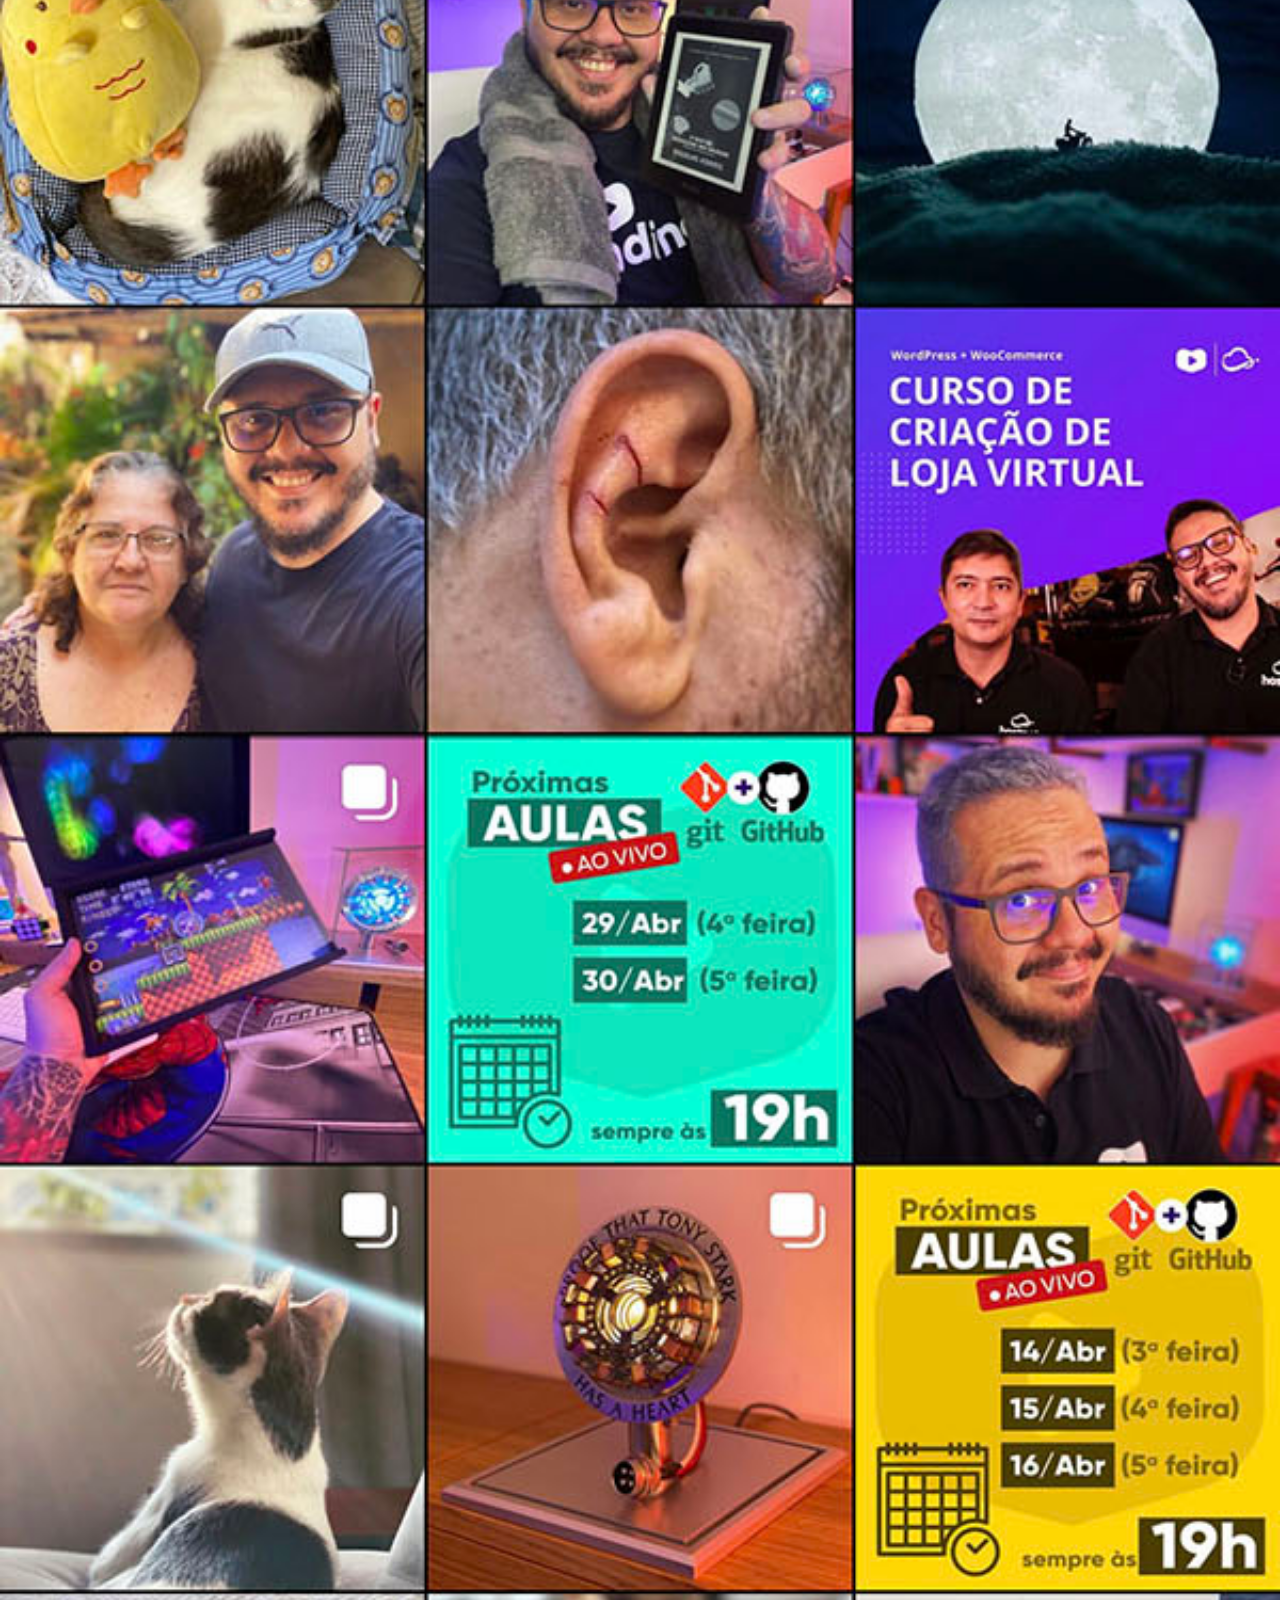
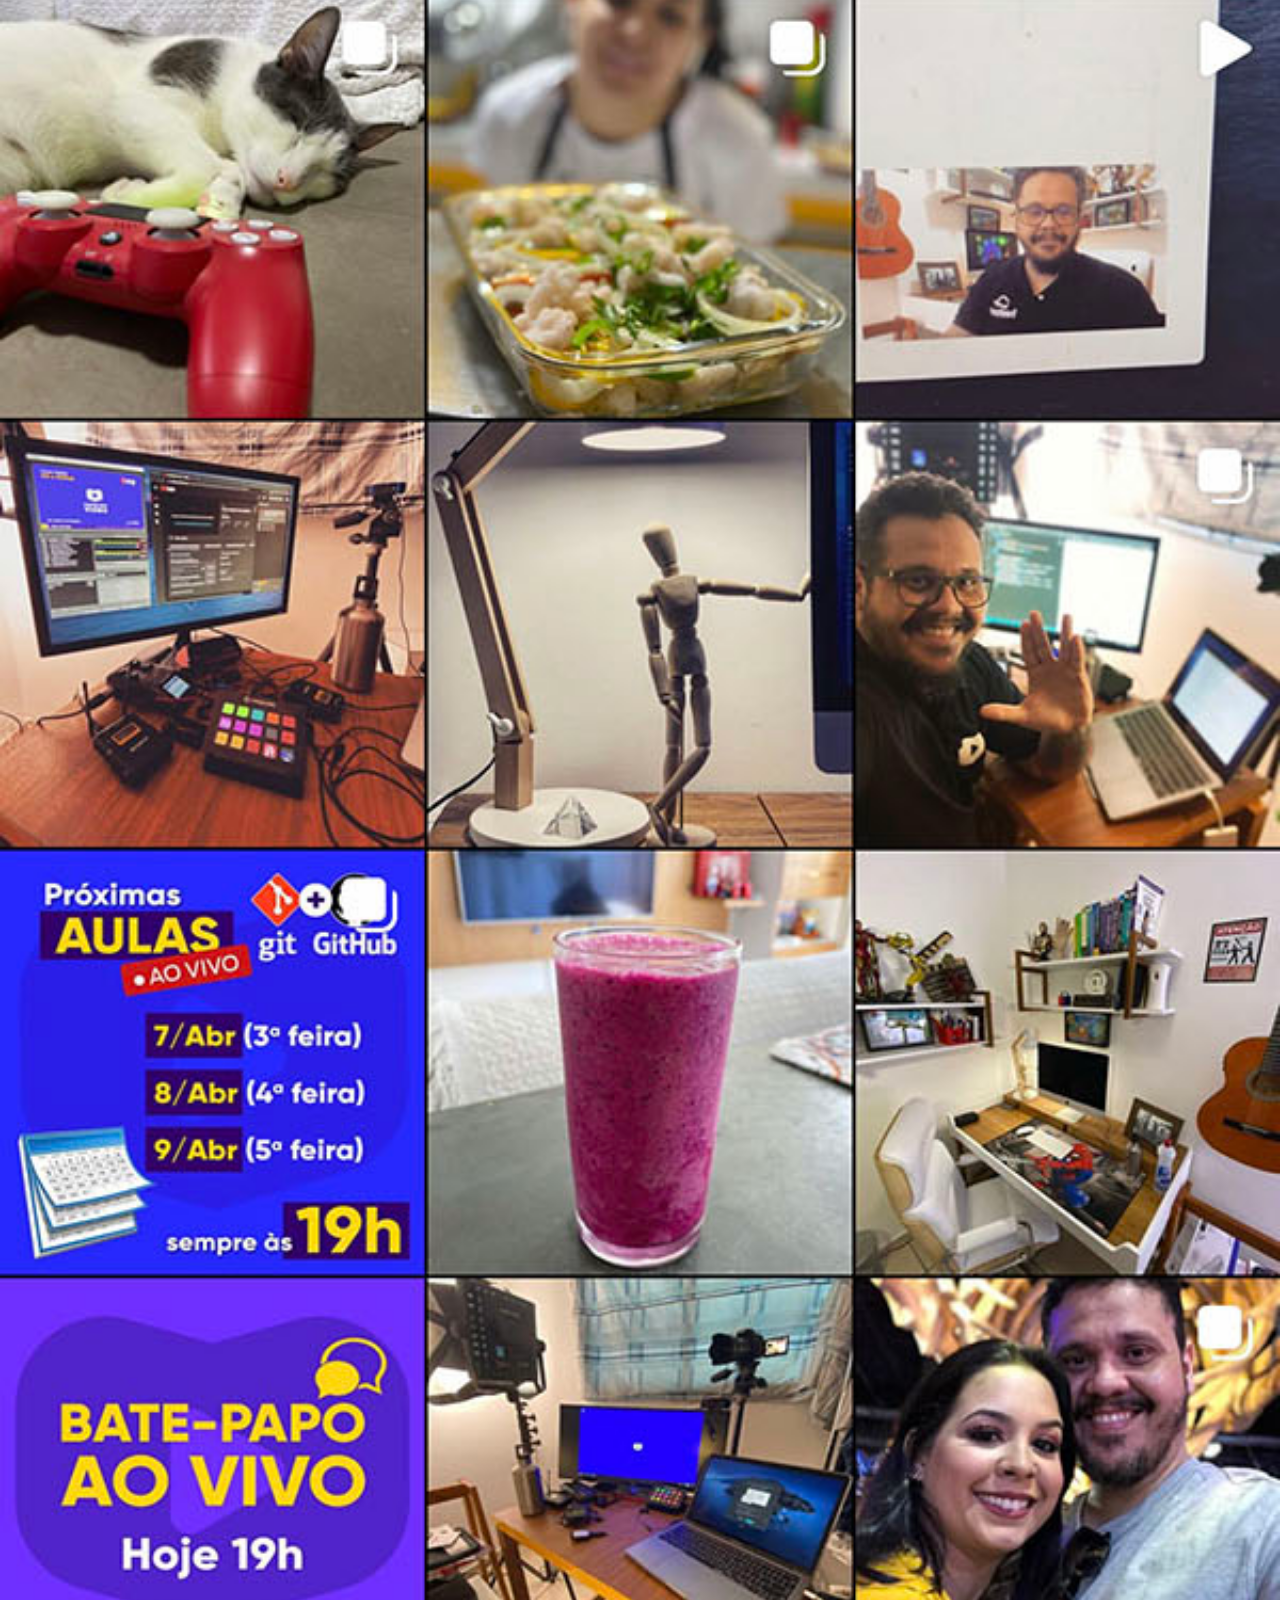
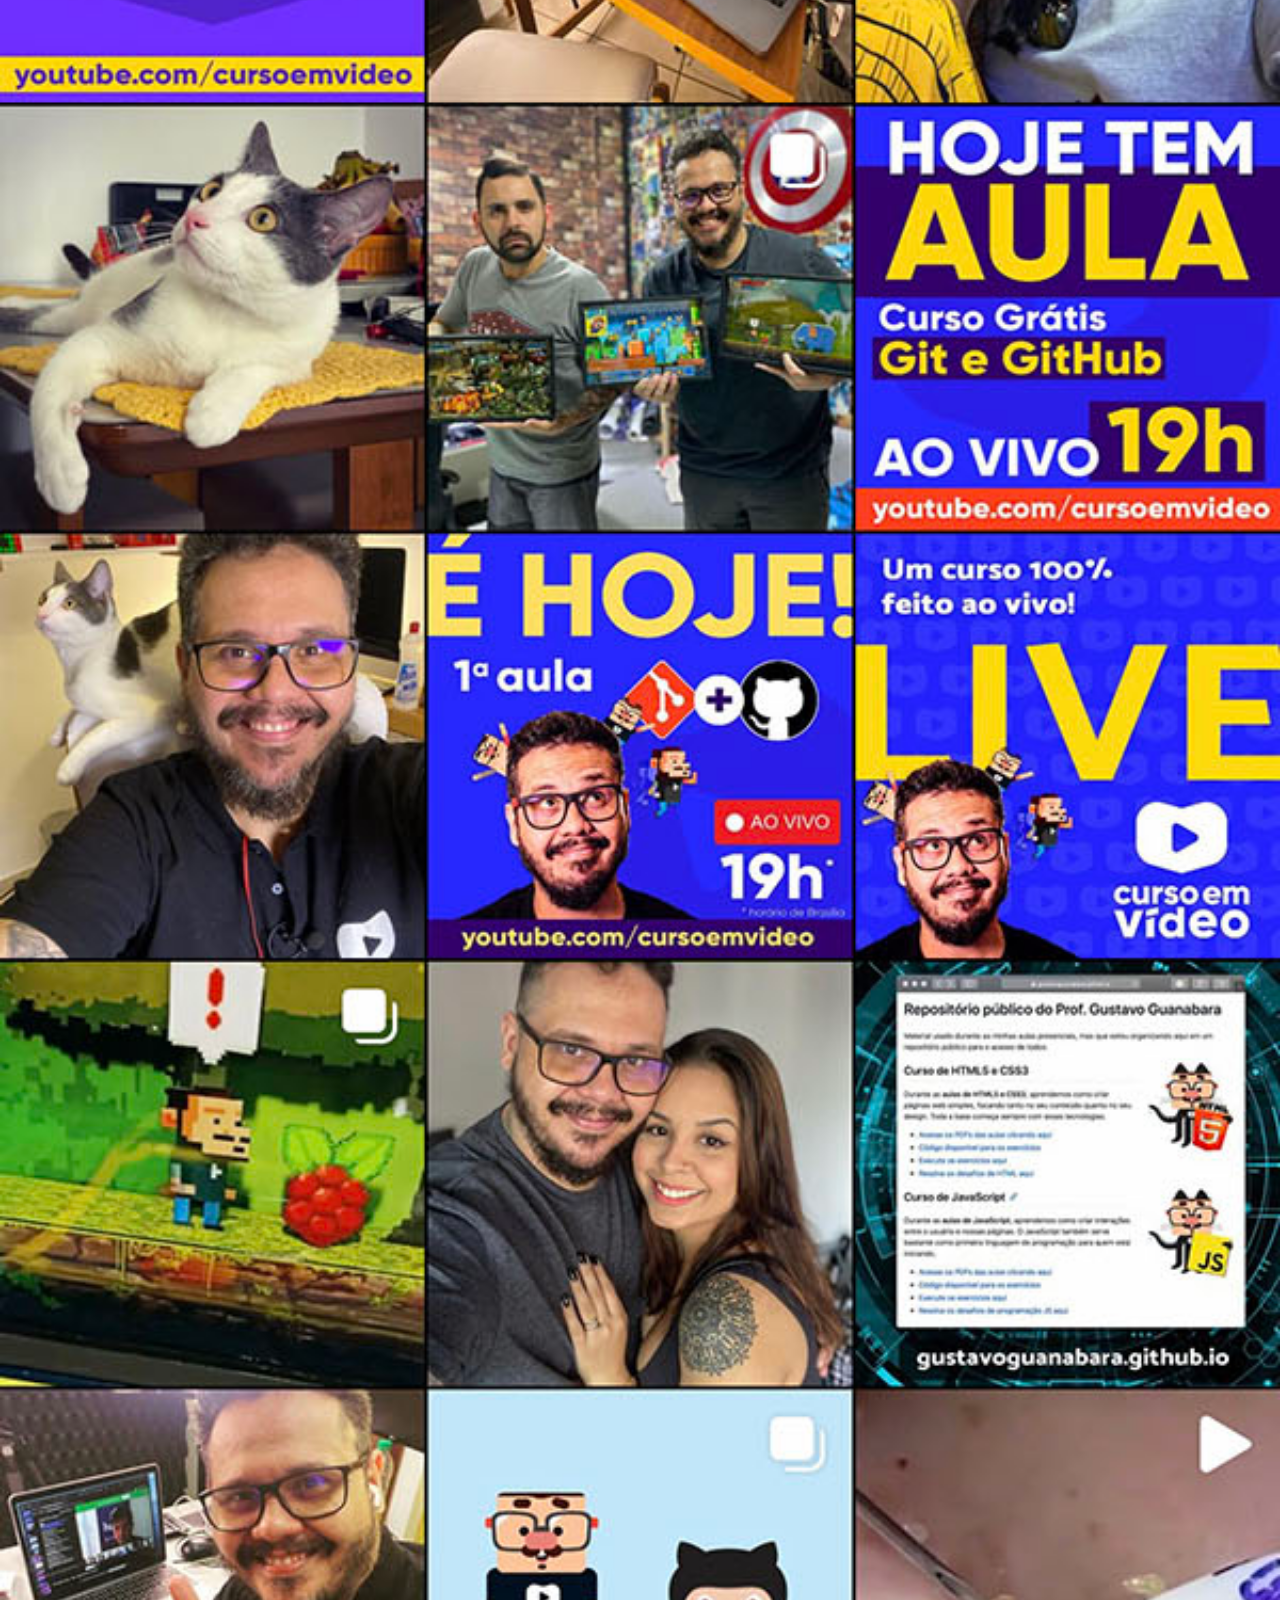
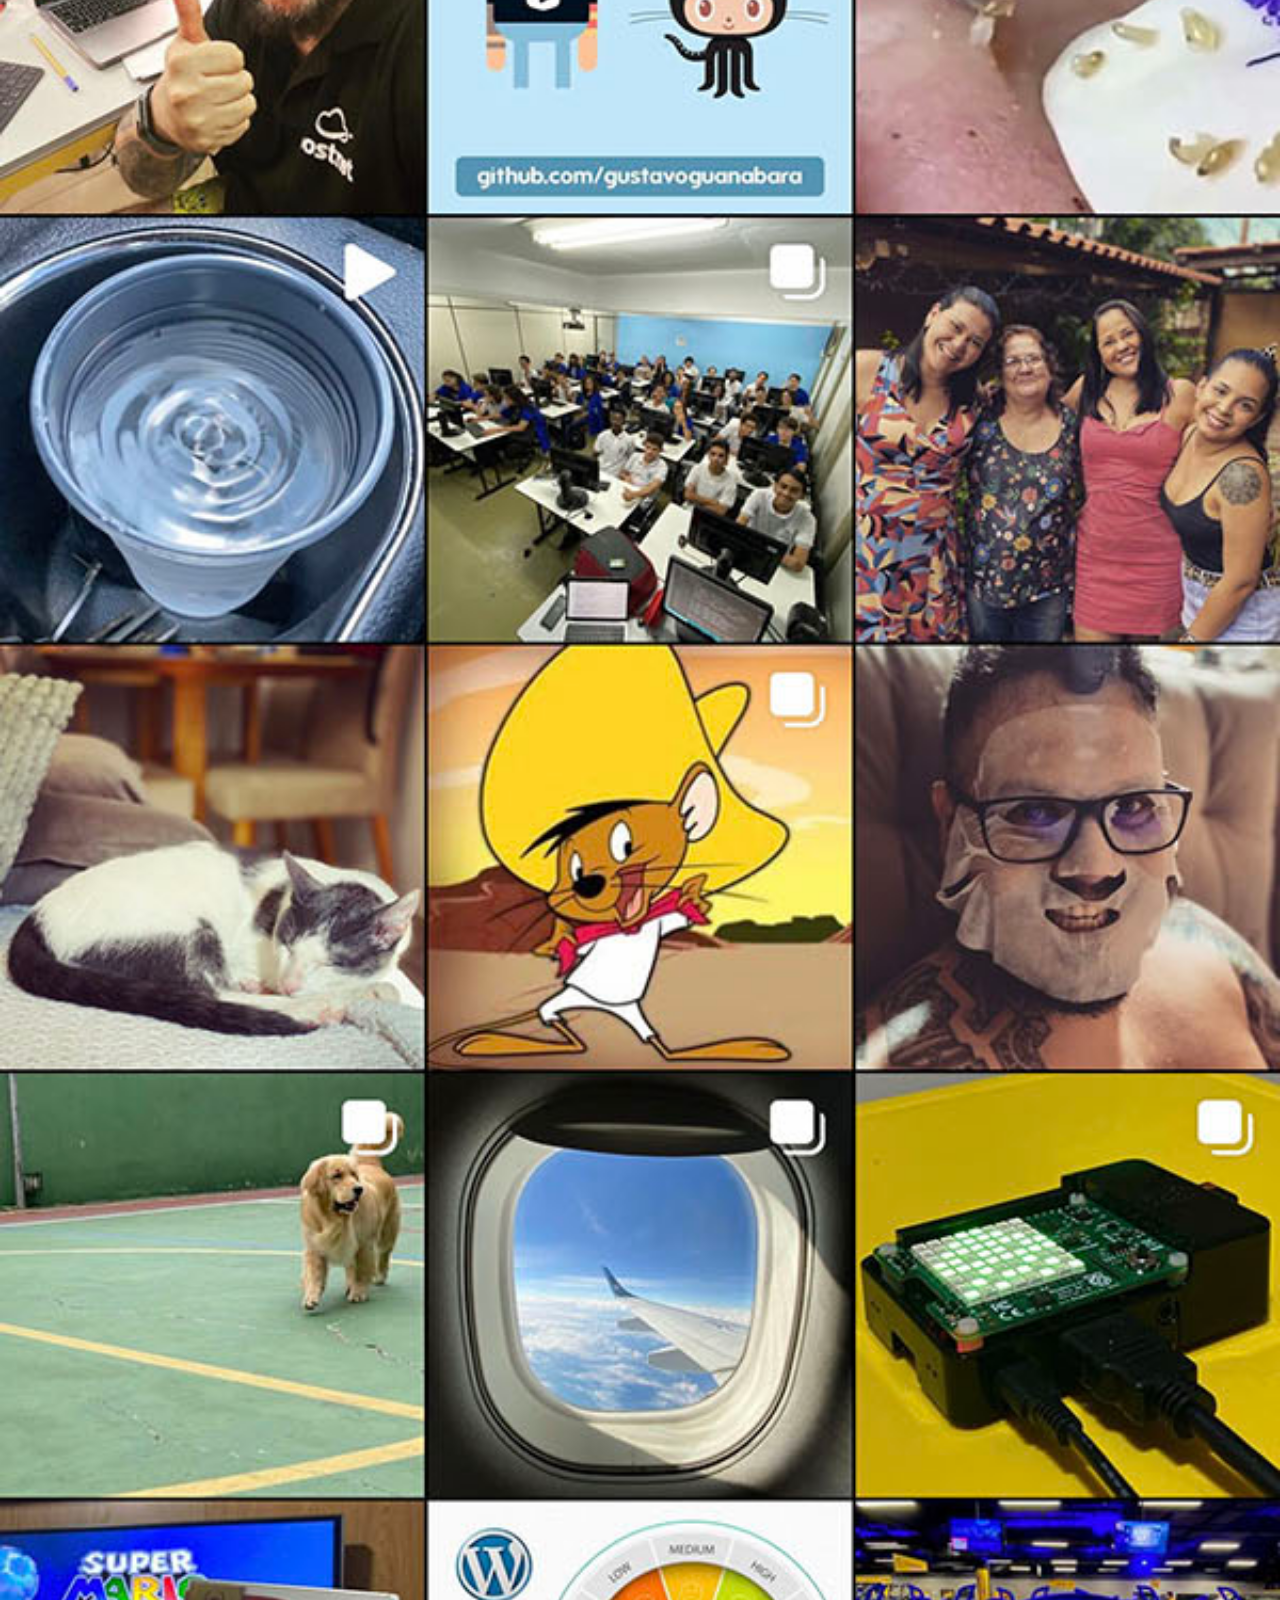
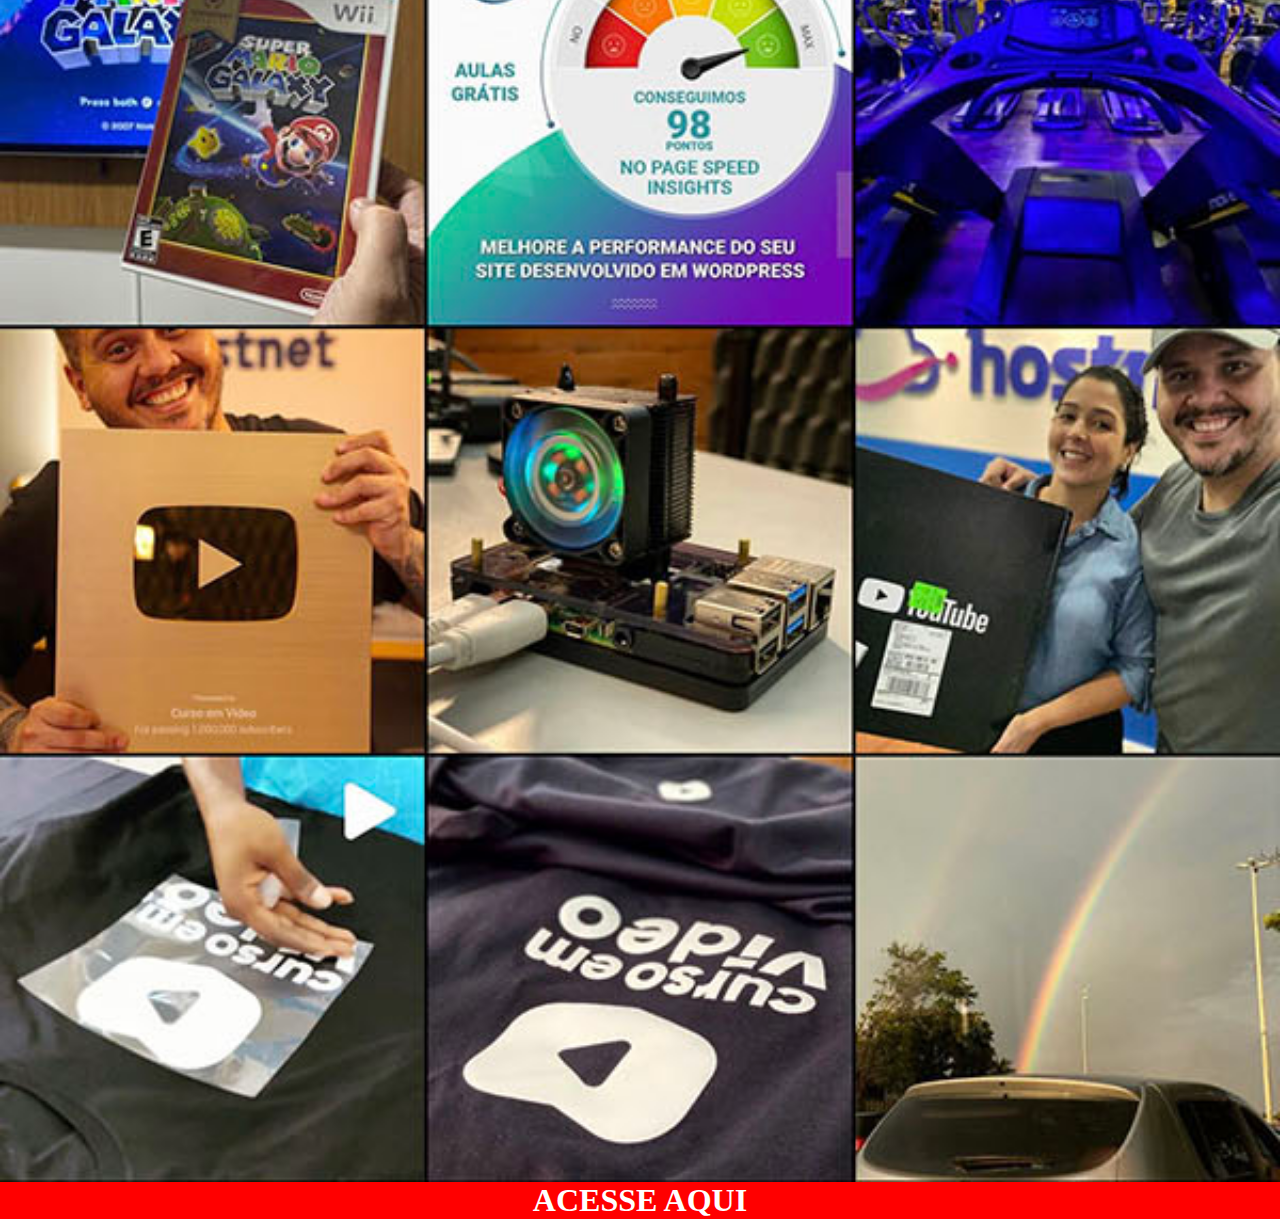
<file: instagram.html>
<!DOCTYPE html>
<html lang="pt-br">
<head>
    <meta charset="UTF-8">
    <meta name="viewport" content="width=device-width, initial-scale=1.0">
    <title>Instagram</title>
    <link rel="stylesheet" href="estilos/social.css">
</head>
<body>
    <img src="imagens/tela-instagram.jpg" alt="Tela Instagram">
    <a href="https://www.instagram.com/gustavoguanabara/">ACESSE AQUI</a>
</body>
</html>
</file>
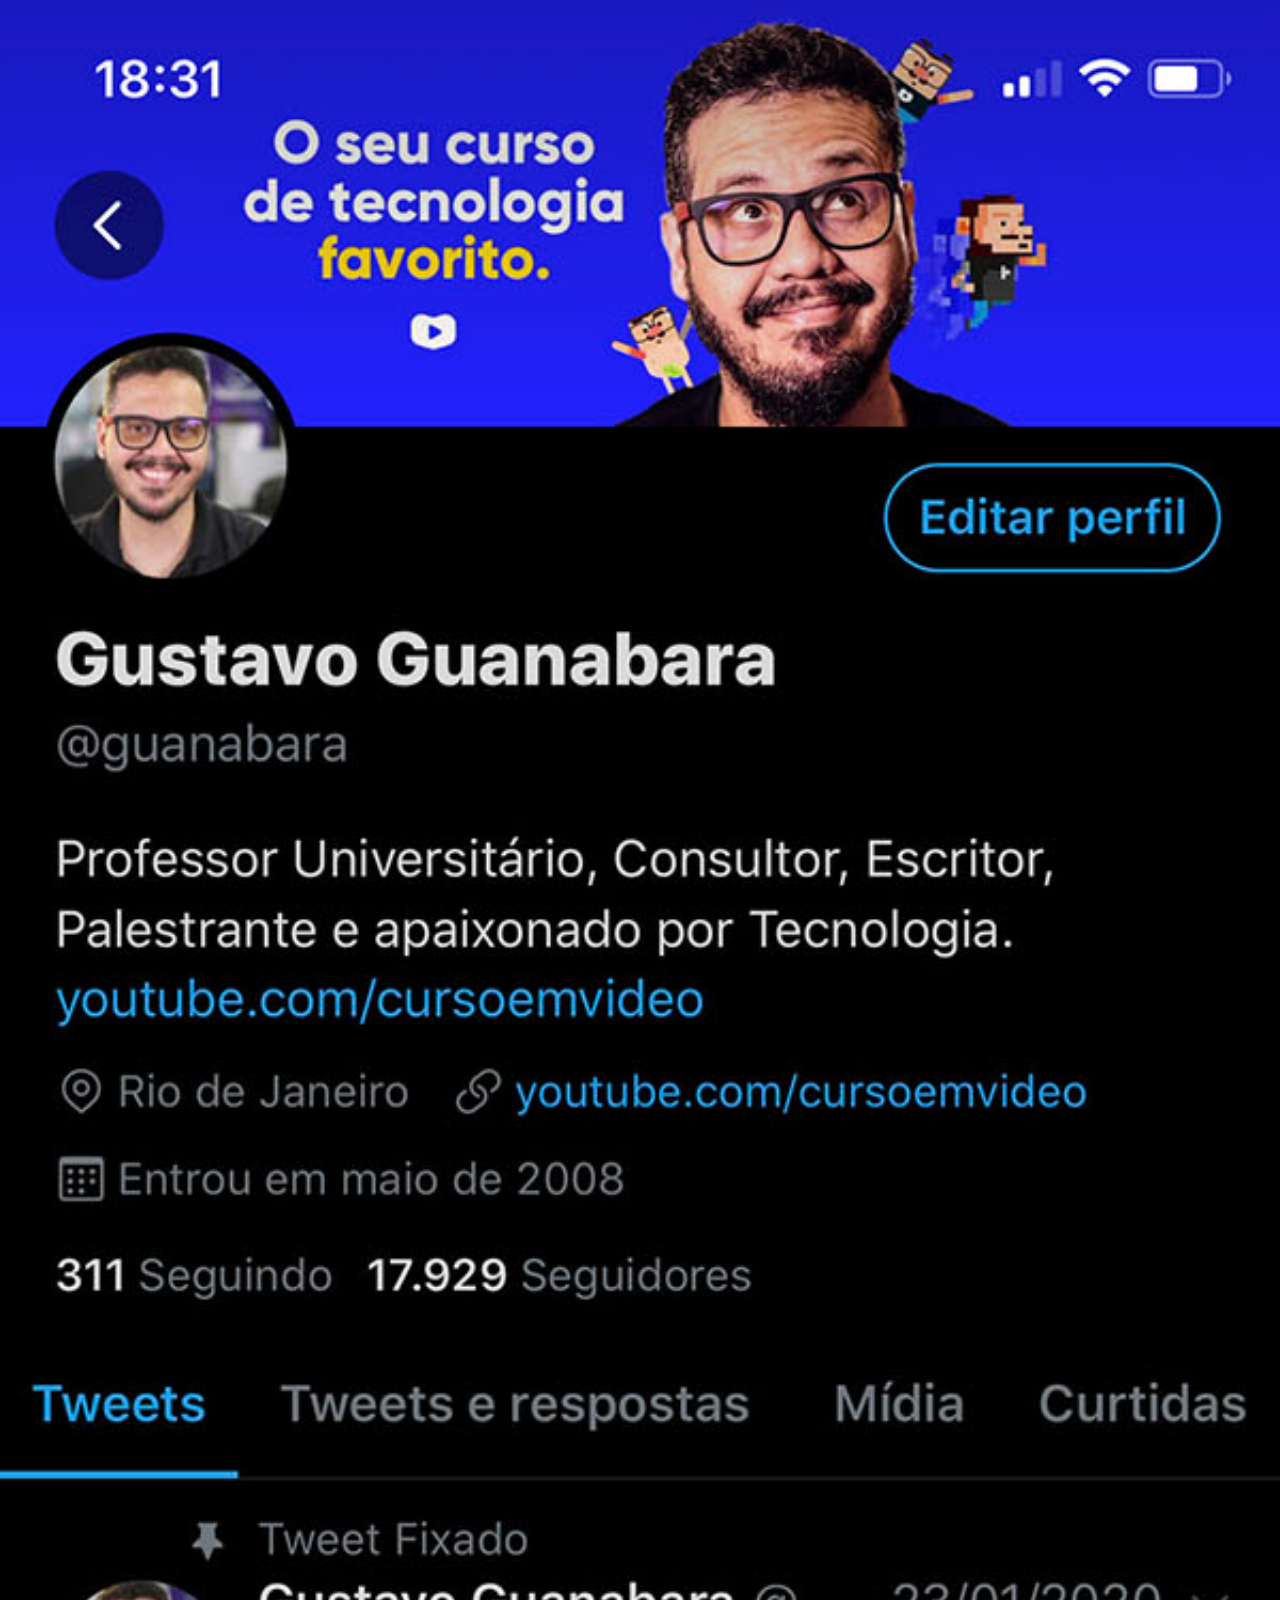
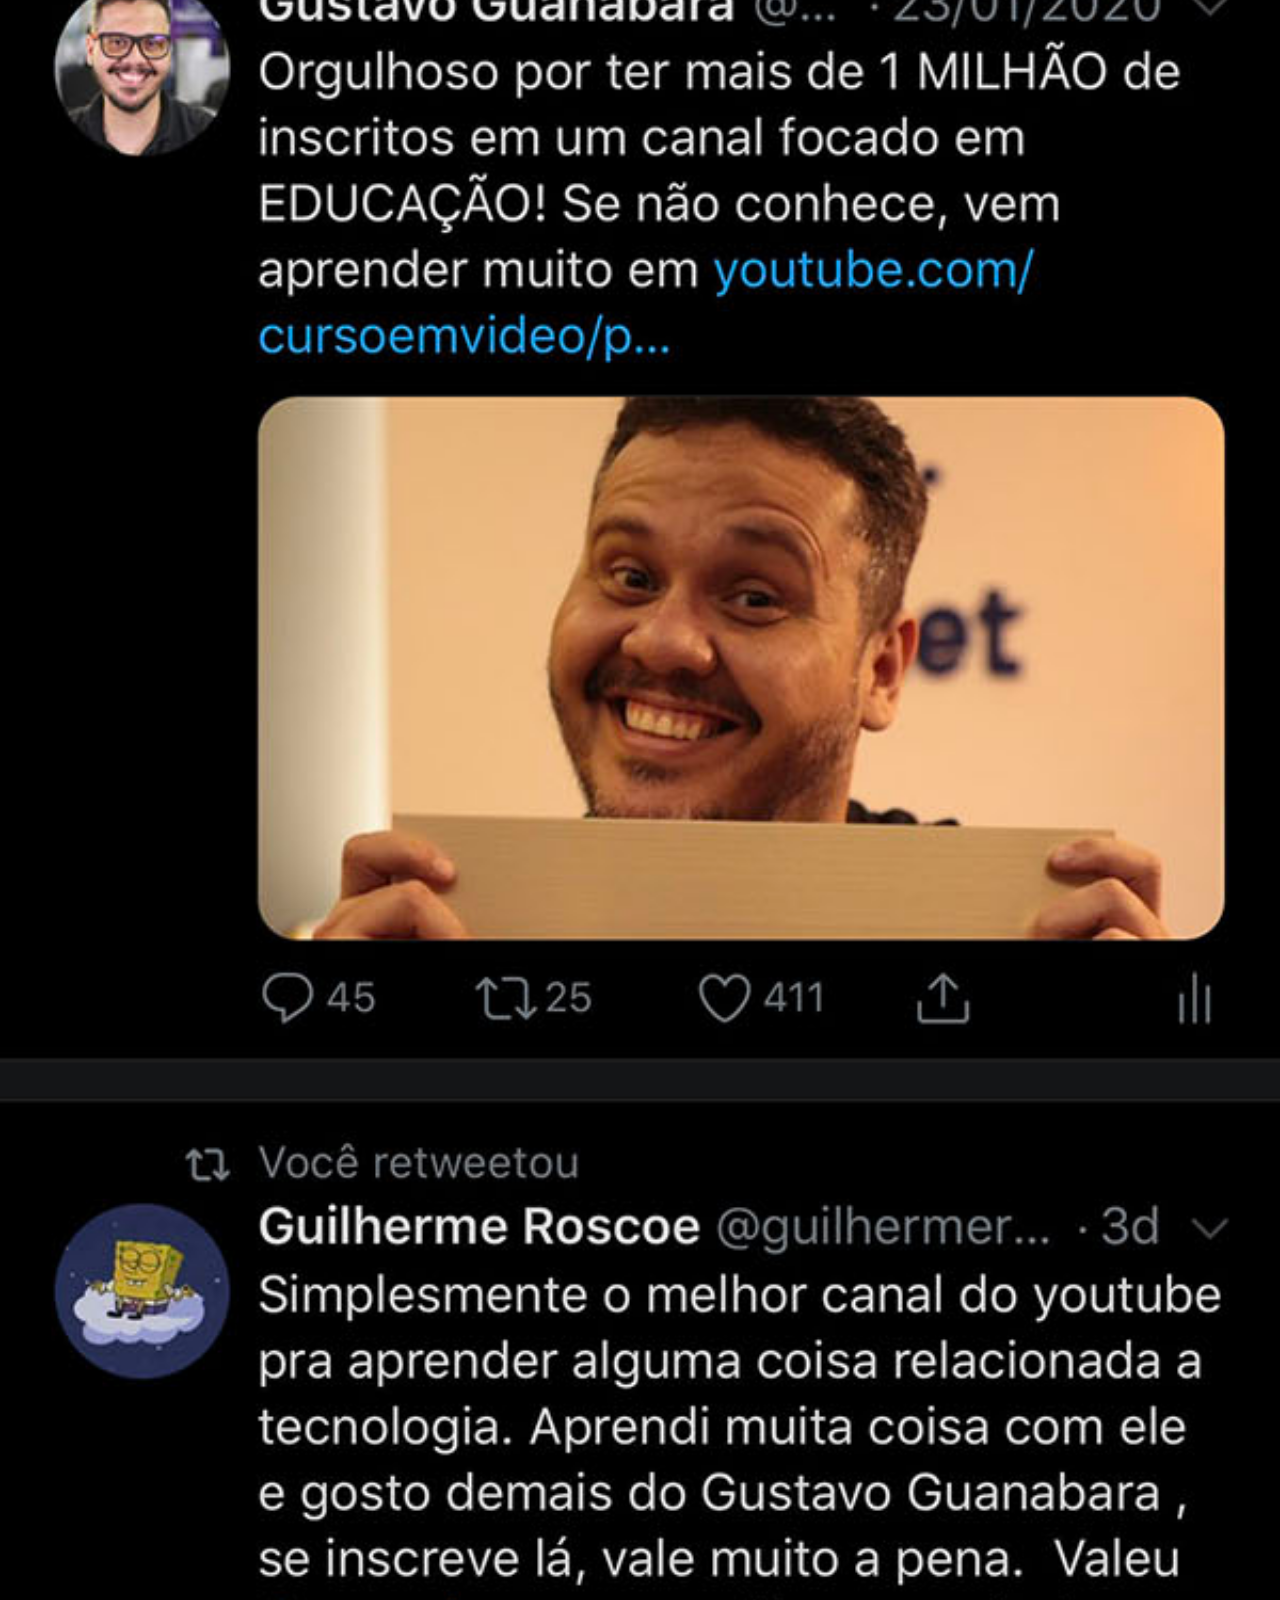
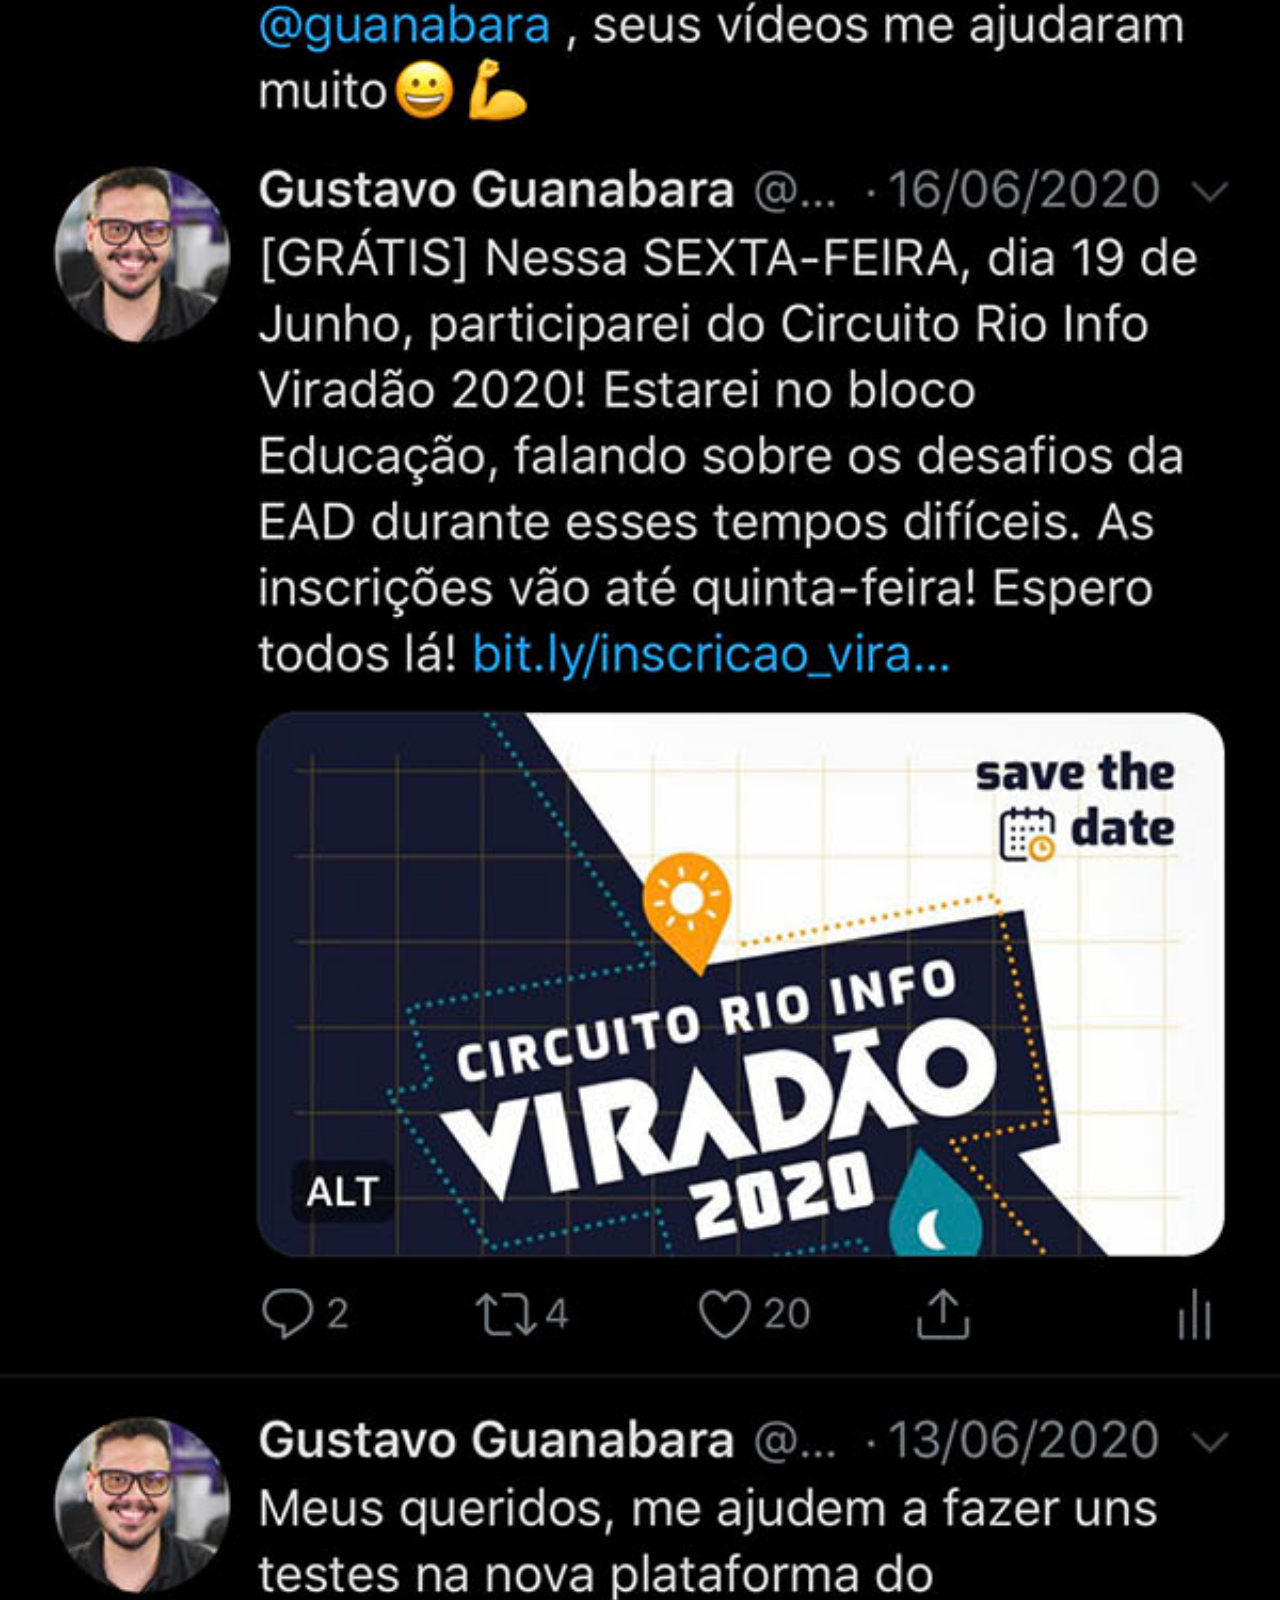
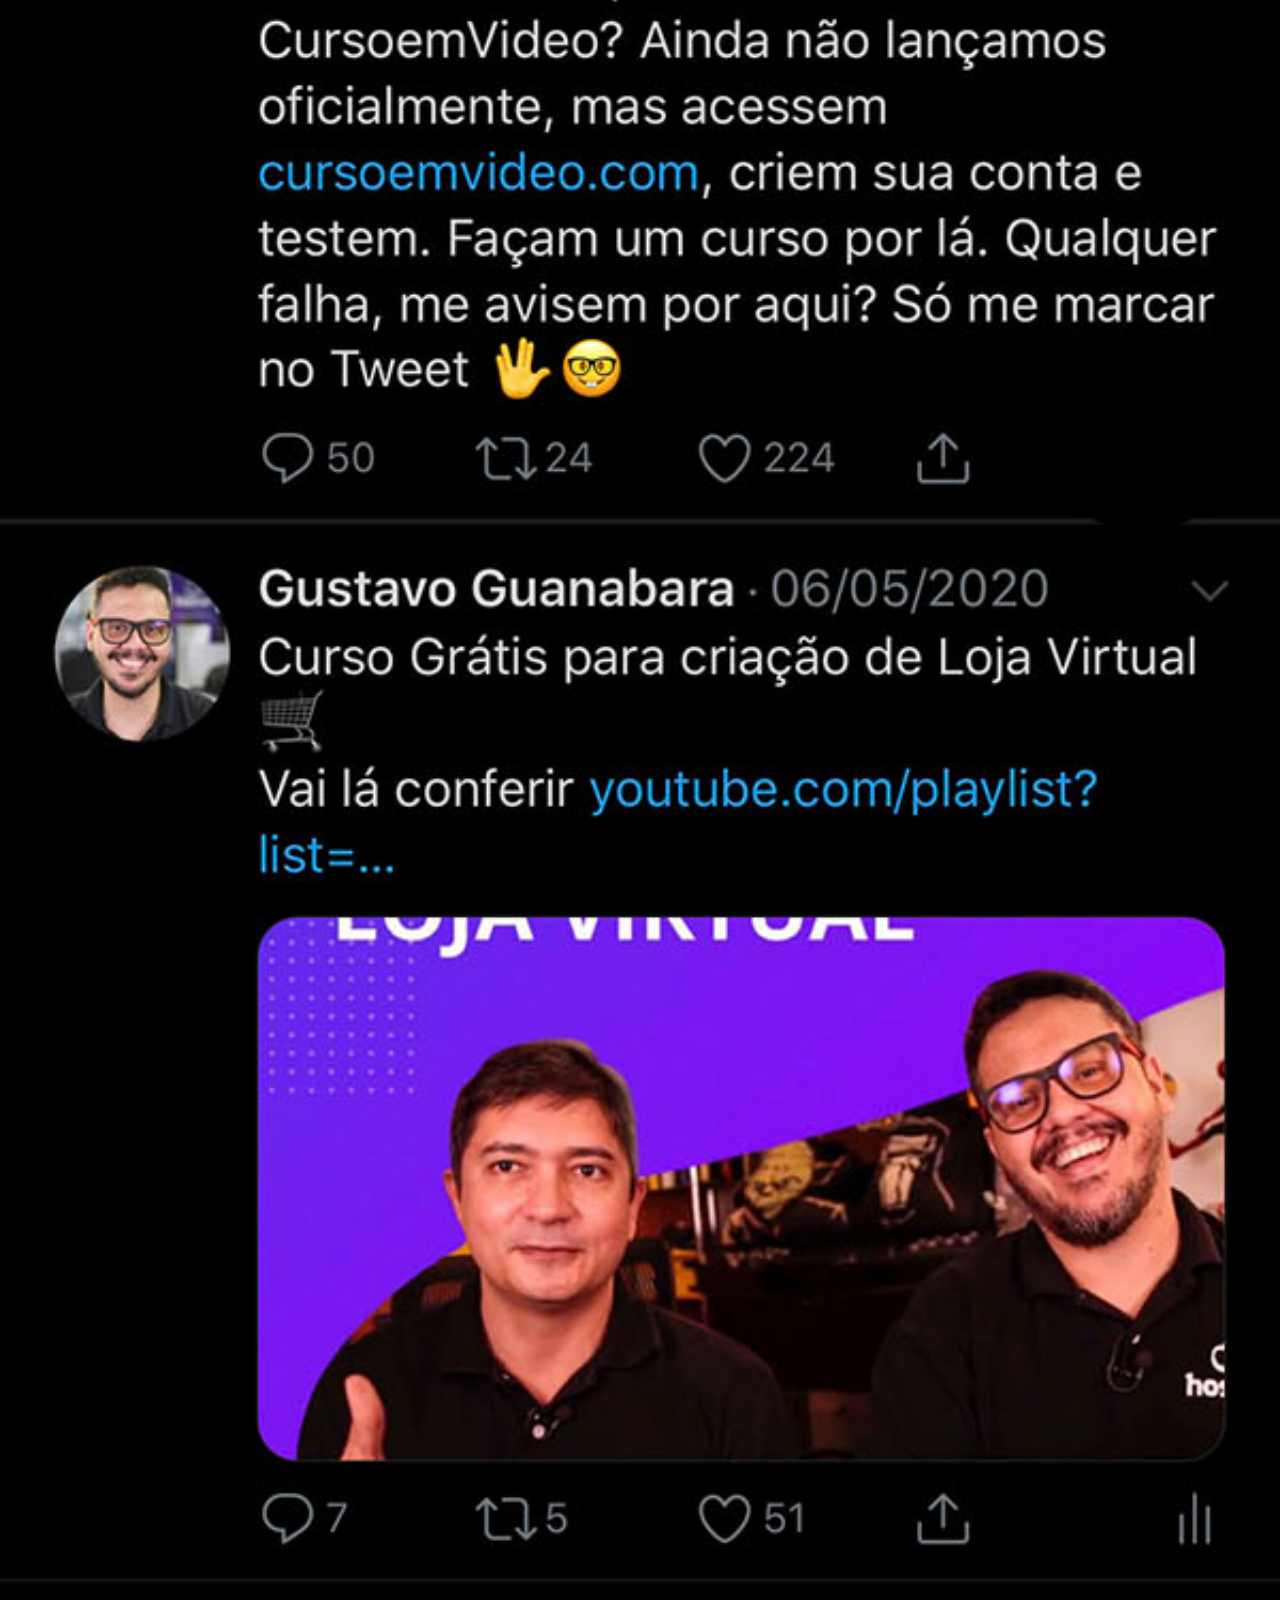
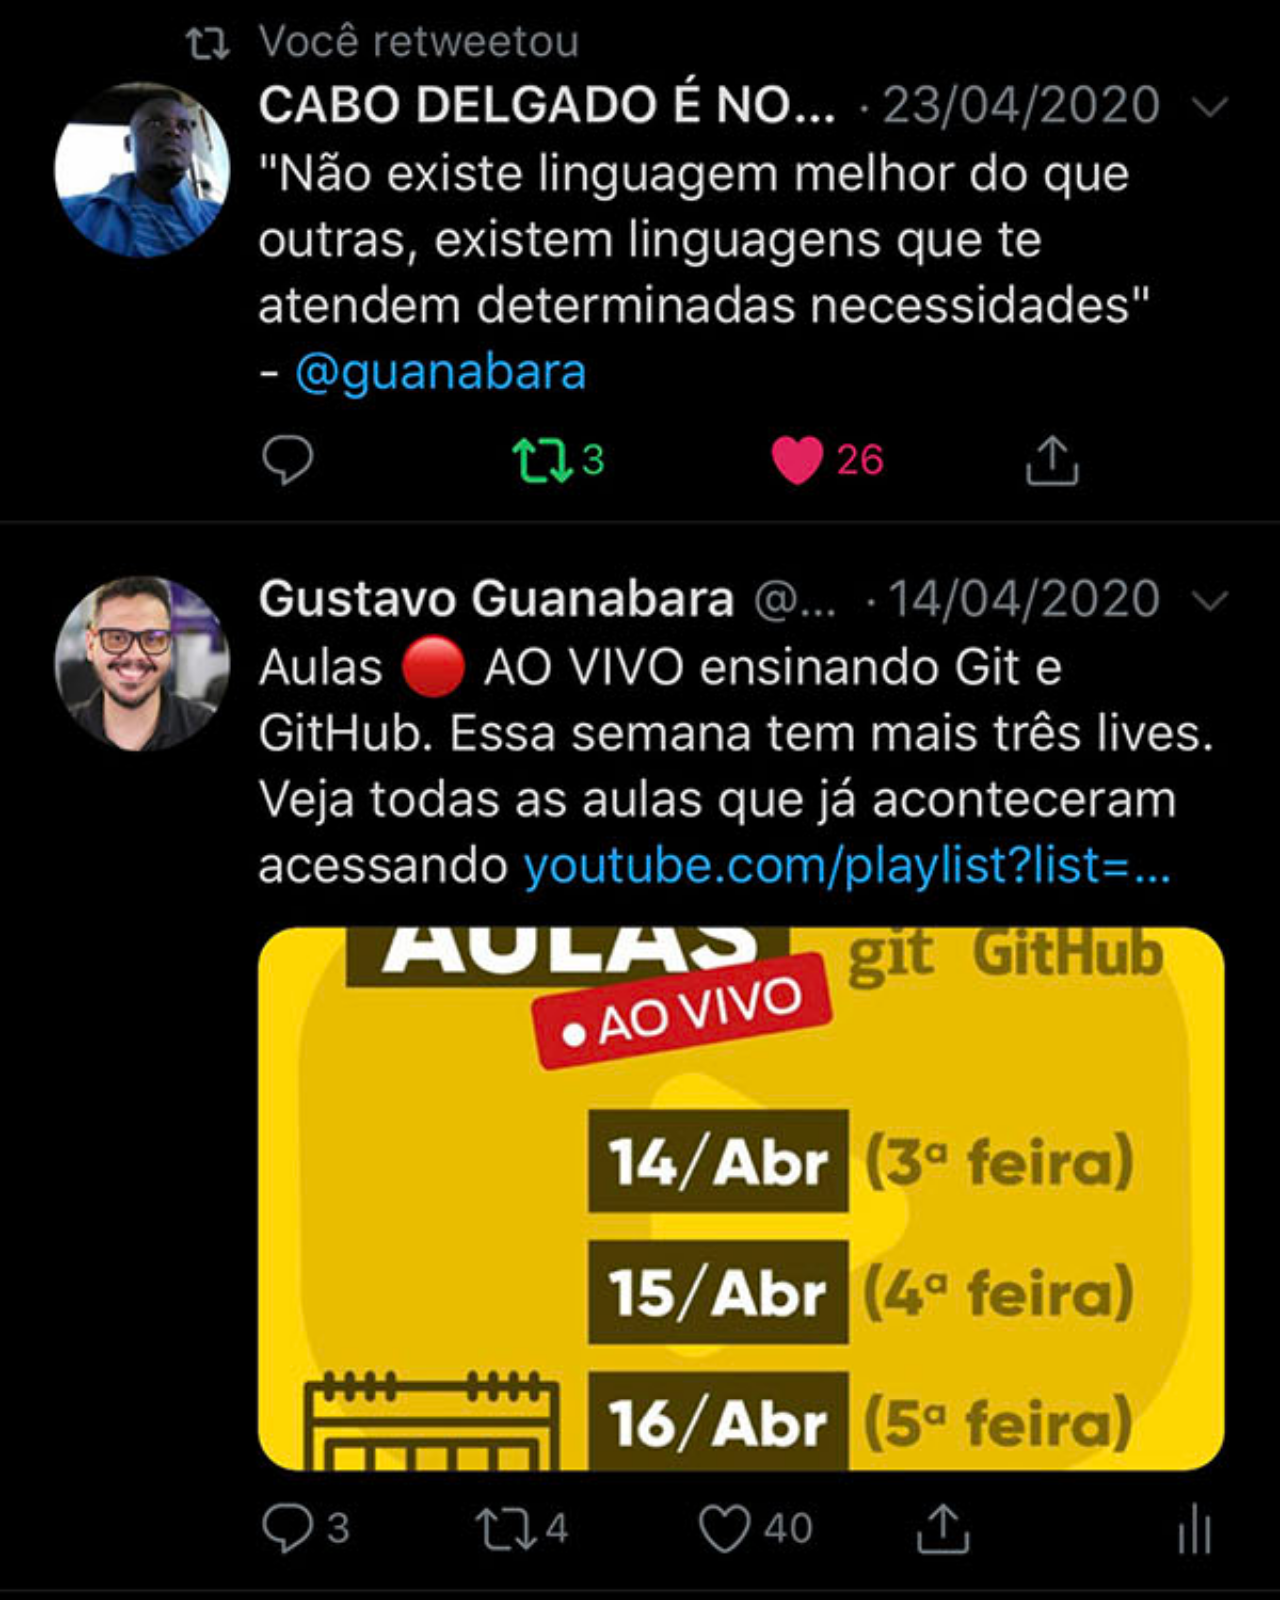
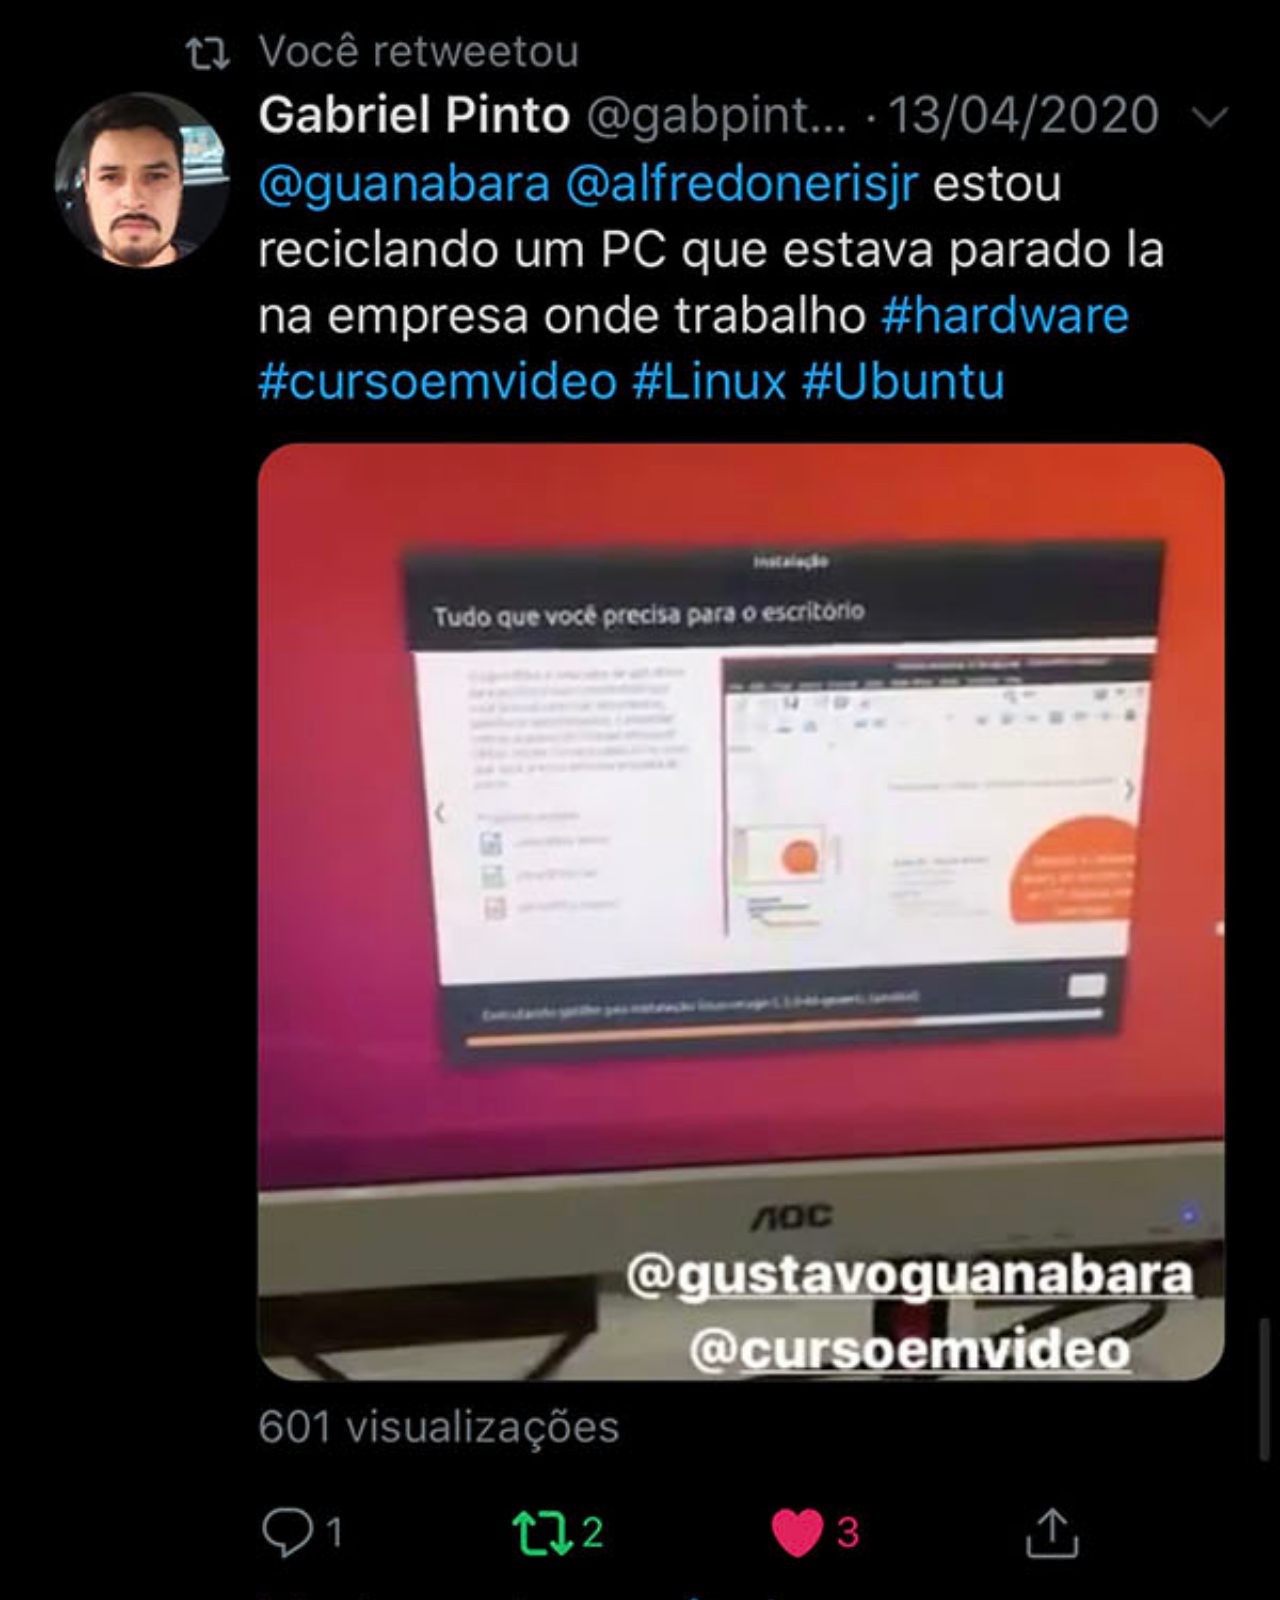
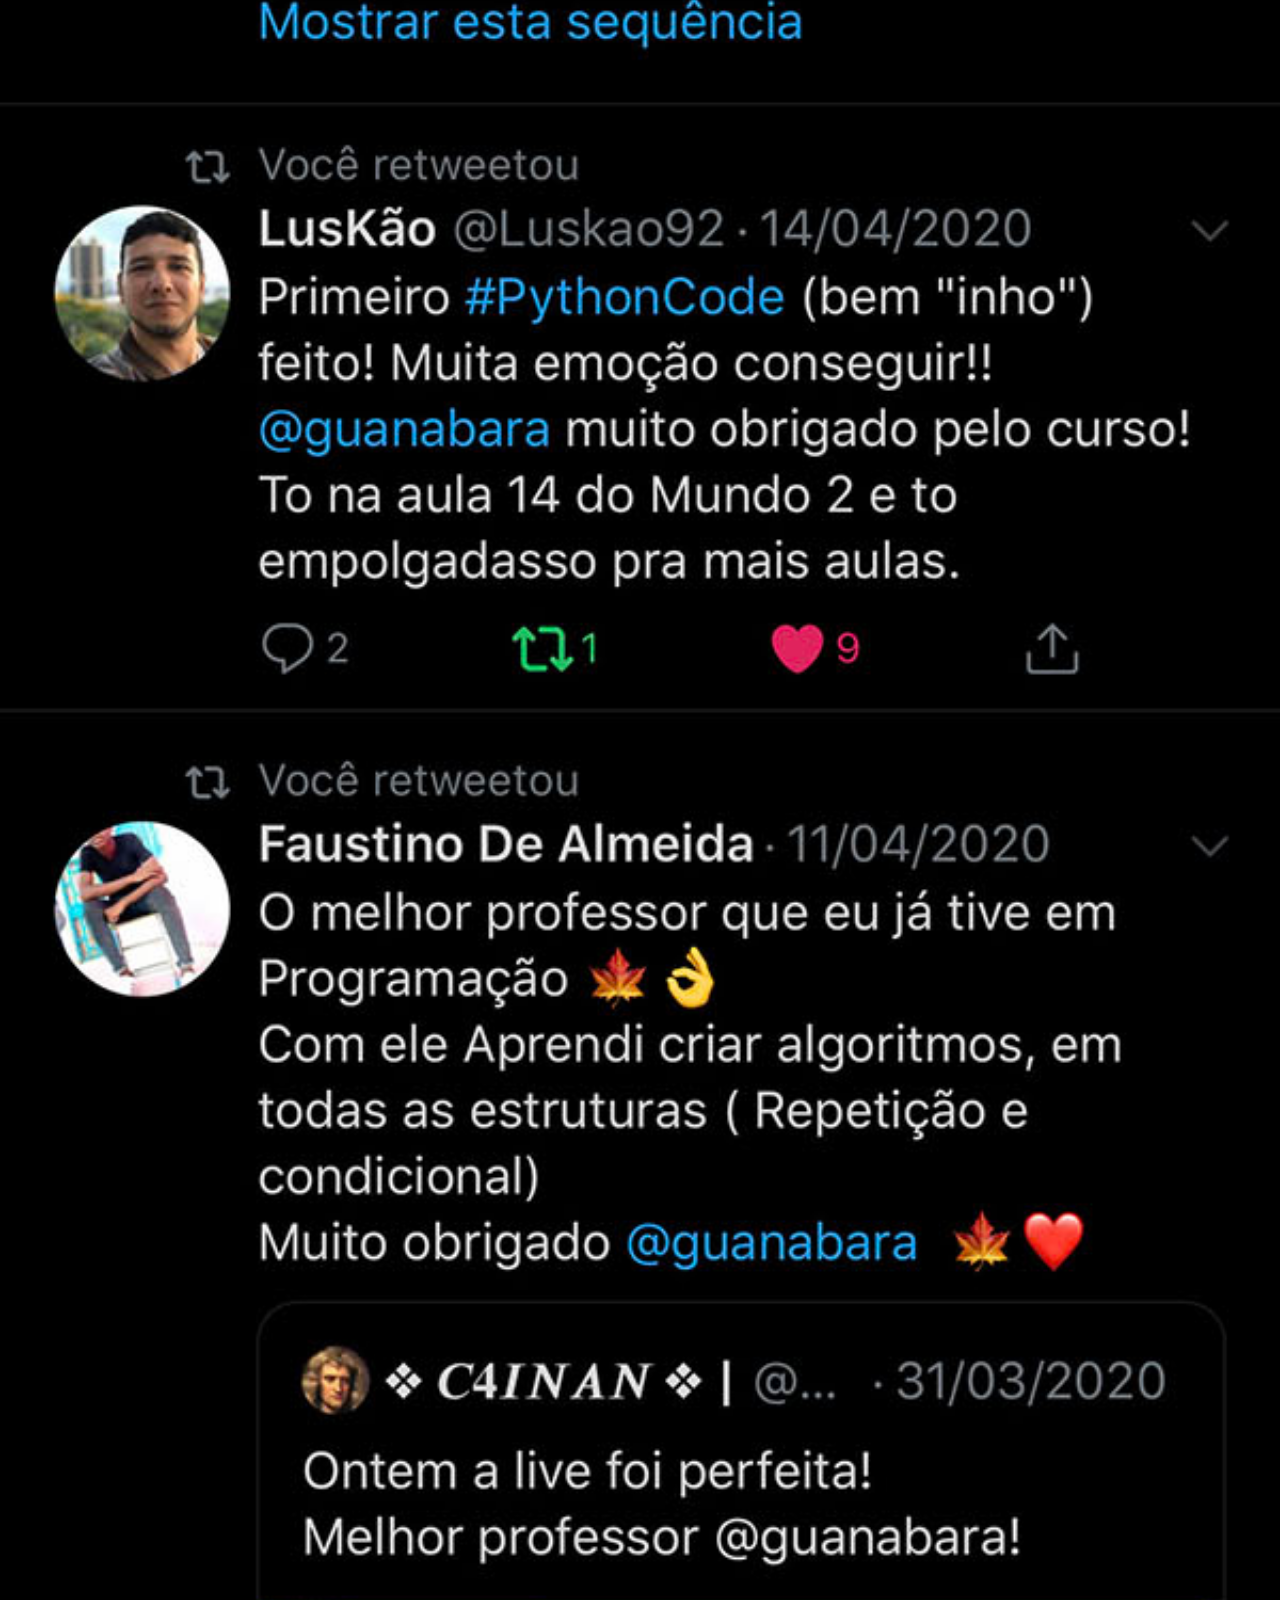
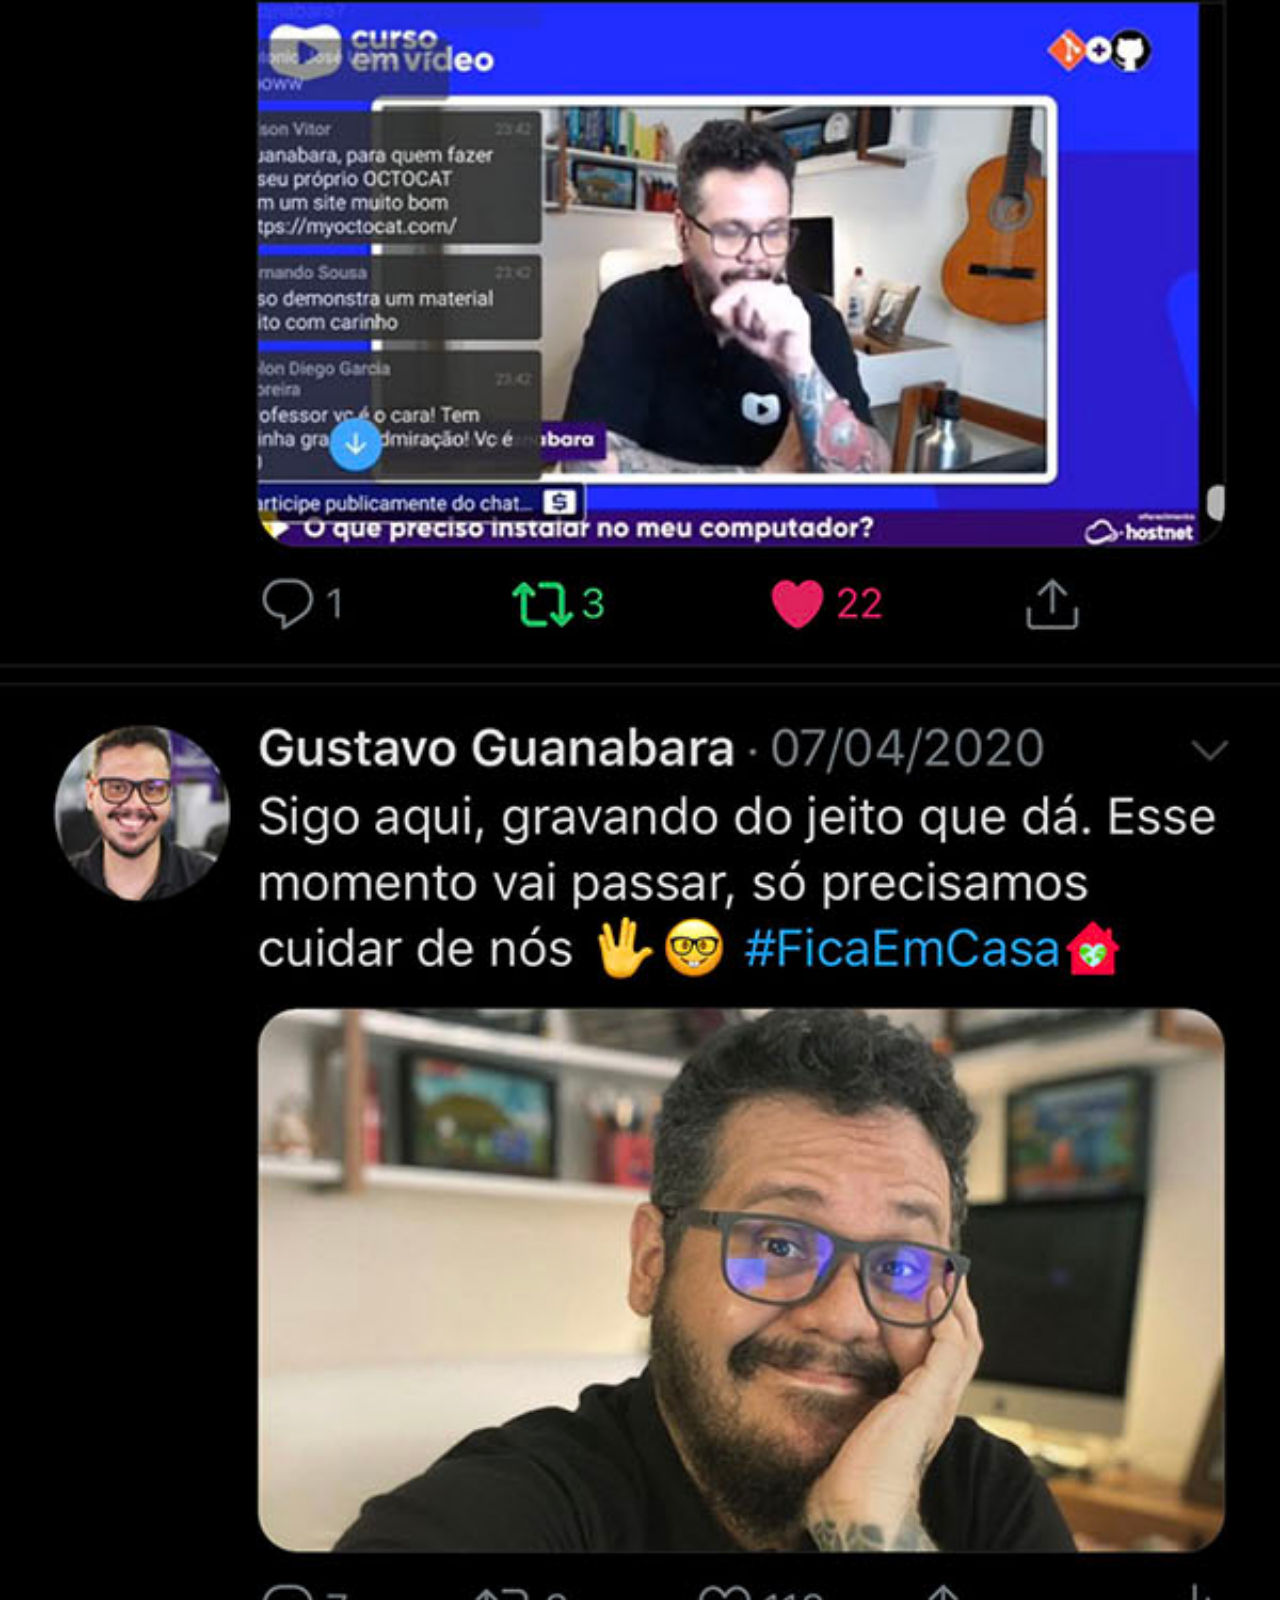
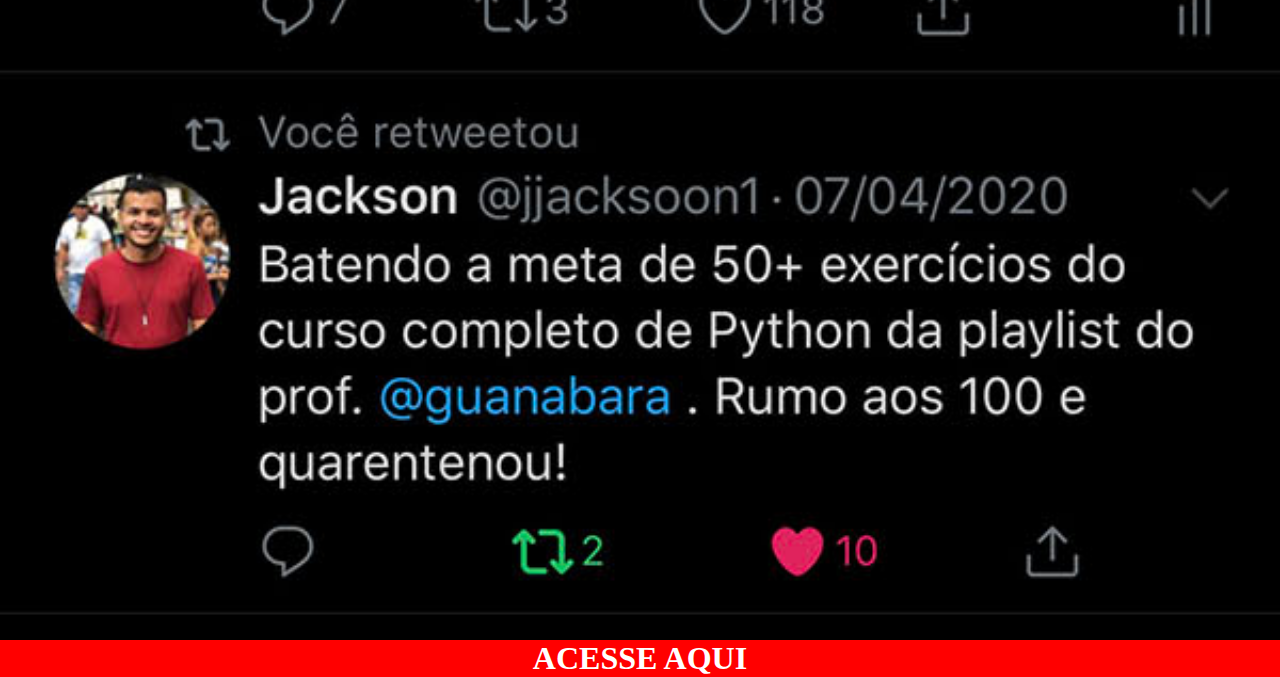
<file: twitter.html>
<!DOCTYPE html>
<html lang="pt-br">
<head>
    <meta charset="UTF-8">
    <meta name="viewport" content="width=device-width, initial-scale=1.0">
    <title>Twitter</title>
    <link rel="stylesheet" href="estilos/social.css">
</head>
<body>
    <img src="imagens/tela-twitter.jpg" alt="Tela Twitter">
    <a href="https://x.com/guanabara" target="_blank">ACESSE AQUI</a>
</body>
</html>
</file>
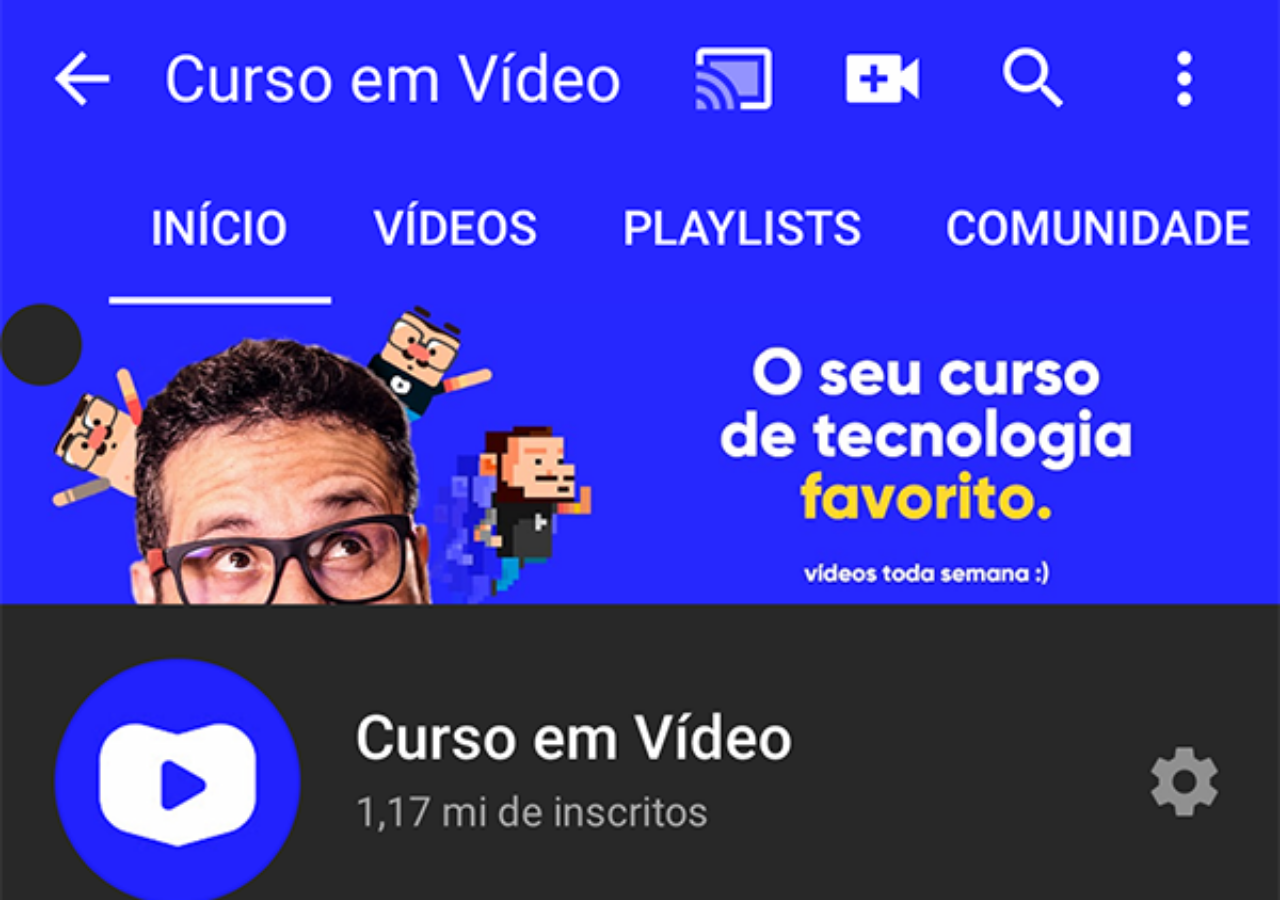
<file: youtube.html>
<!DOCTYPE html>
<html lang="en">
<head>
    <meta charset="UTF-8">
    <meta name="viewport" content="width=device-width, initial-scale=1.0">
    <title>Document</title>
    <style>
        * {
            padding: 0px;
            margin: 0px;
        }
        body {
            height: 100vh;
            width: 100vw;
            background-image: url(imagens/tela-youtube.png);
            background-size: cover;
            background-attachment: scroll;
        }
    </style>
</head>
<body>
    
</body>
</html>
</file>
<file: estilos/style.css>
body {
    padding: 0px;
    margin: 0px;
    height: 100vh;
    width: 100vw;
    background-image: url(../imagens/fundo-madeira.jpg);
    background-attachment: fixed;
    background-size: cover;
    background-position: center center;
}

main {
    height: 100vh;
    position: relative;
}

#telefone {
    height: 627px;
    width: 311px;
    position: absolute;
    background-image: url(../imagens/frame-iphone.png);
    left: 50%;
    top: 50%;

    transform: translate(-50%, -50%);
}

#tela {
    position: relative;
    margin: 79px 0px 0px 21px;
    width: 270px;
    height: 473px;
}
</file>
<file: estilos/social.css>
* {
    padding: 0px;
    margin: 0px;
}

::-webkit-scrollbar {
    width: 0px;
    height: 0px;
}

body {
    width: 100vw;
}

img, a {
    display: block;
    width: 100%;
}

a {
    display: block;
    background-color: red;
    color: white;
    text-decoration: none;
    font-weight: bold;
    text-align: center;
    font-size: 2em;
}
</file>
